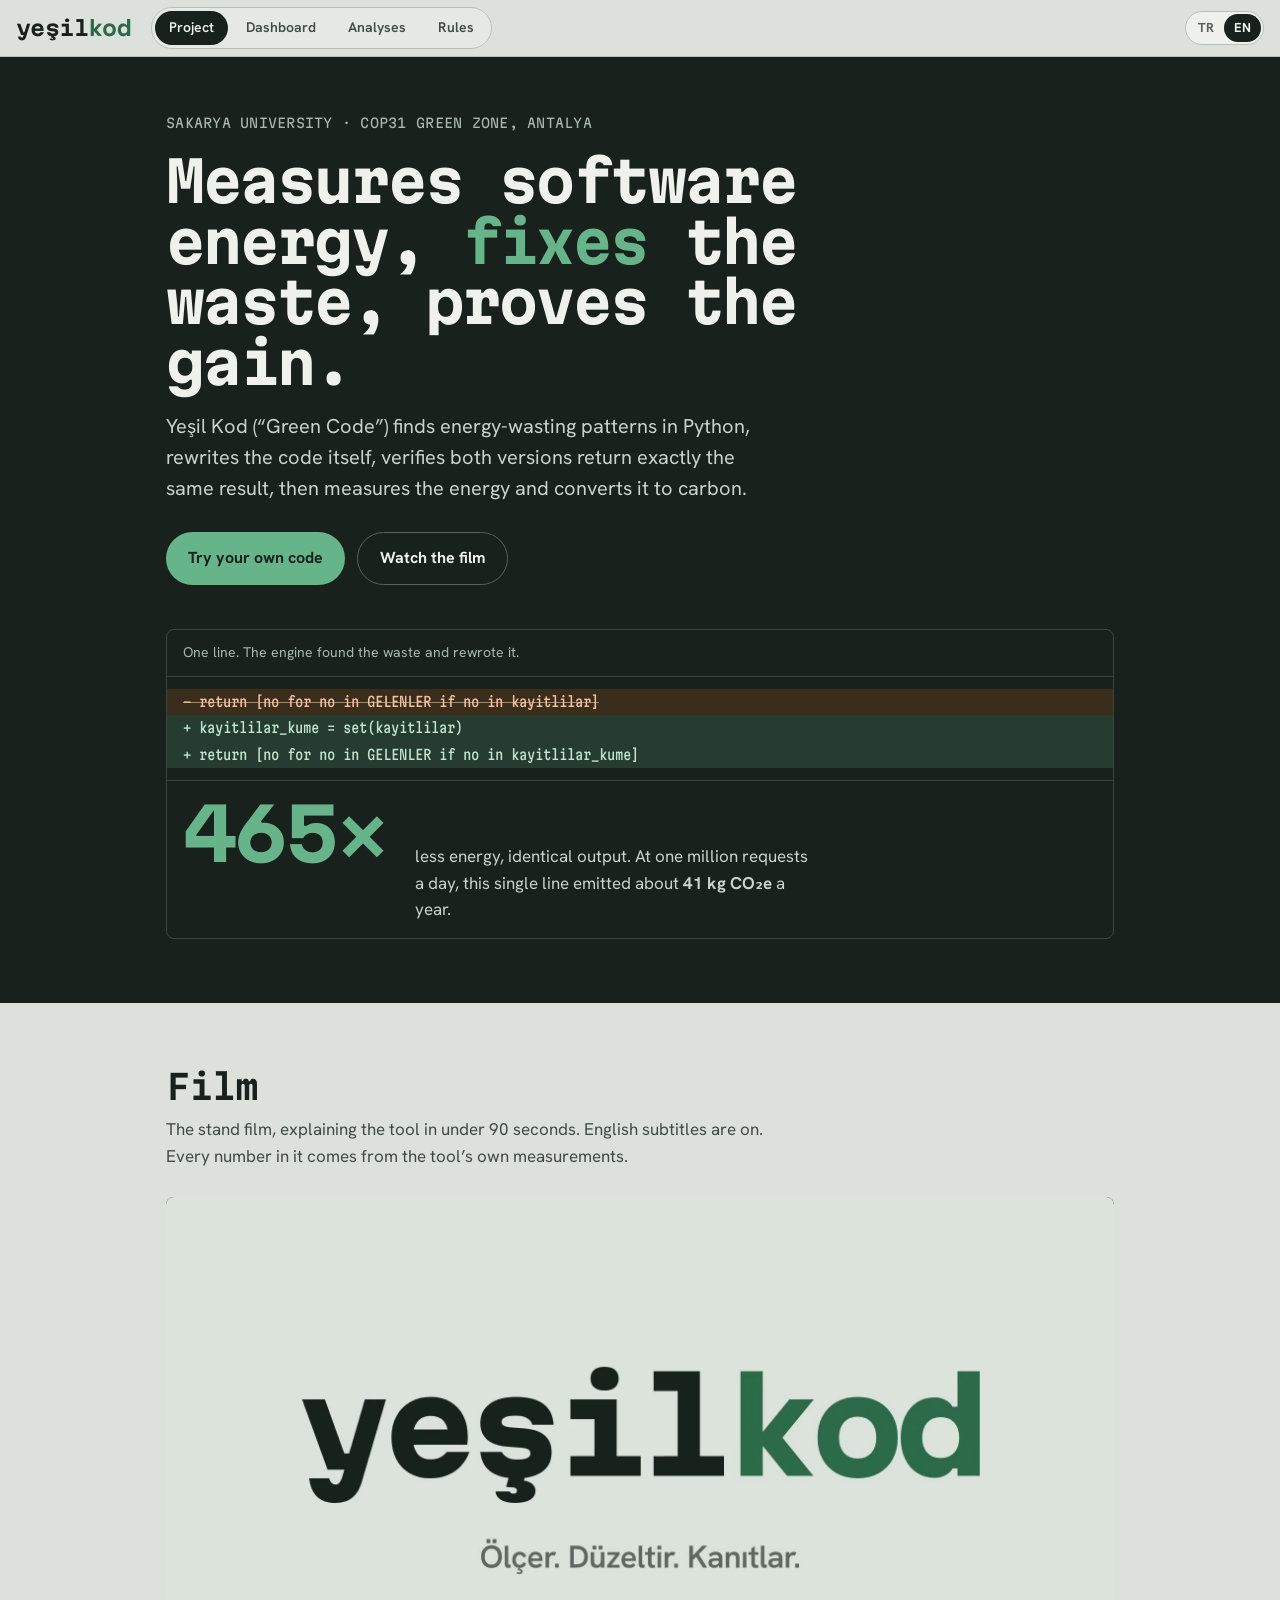
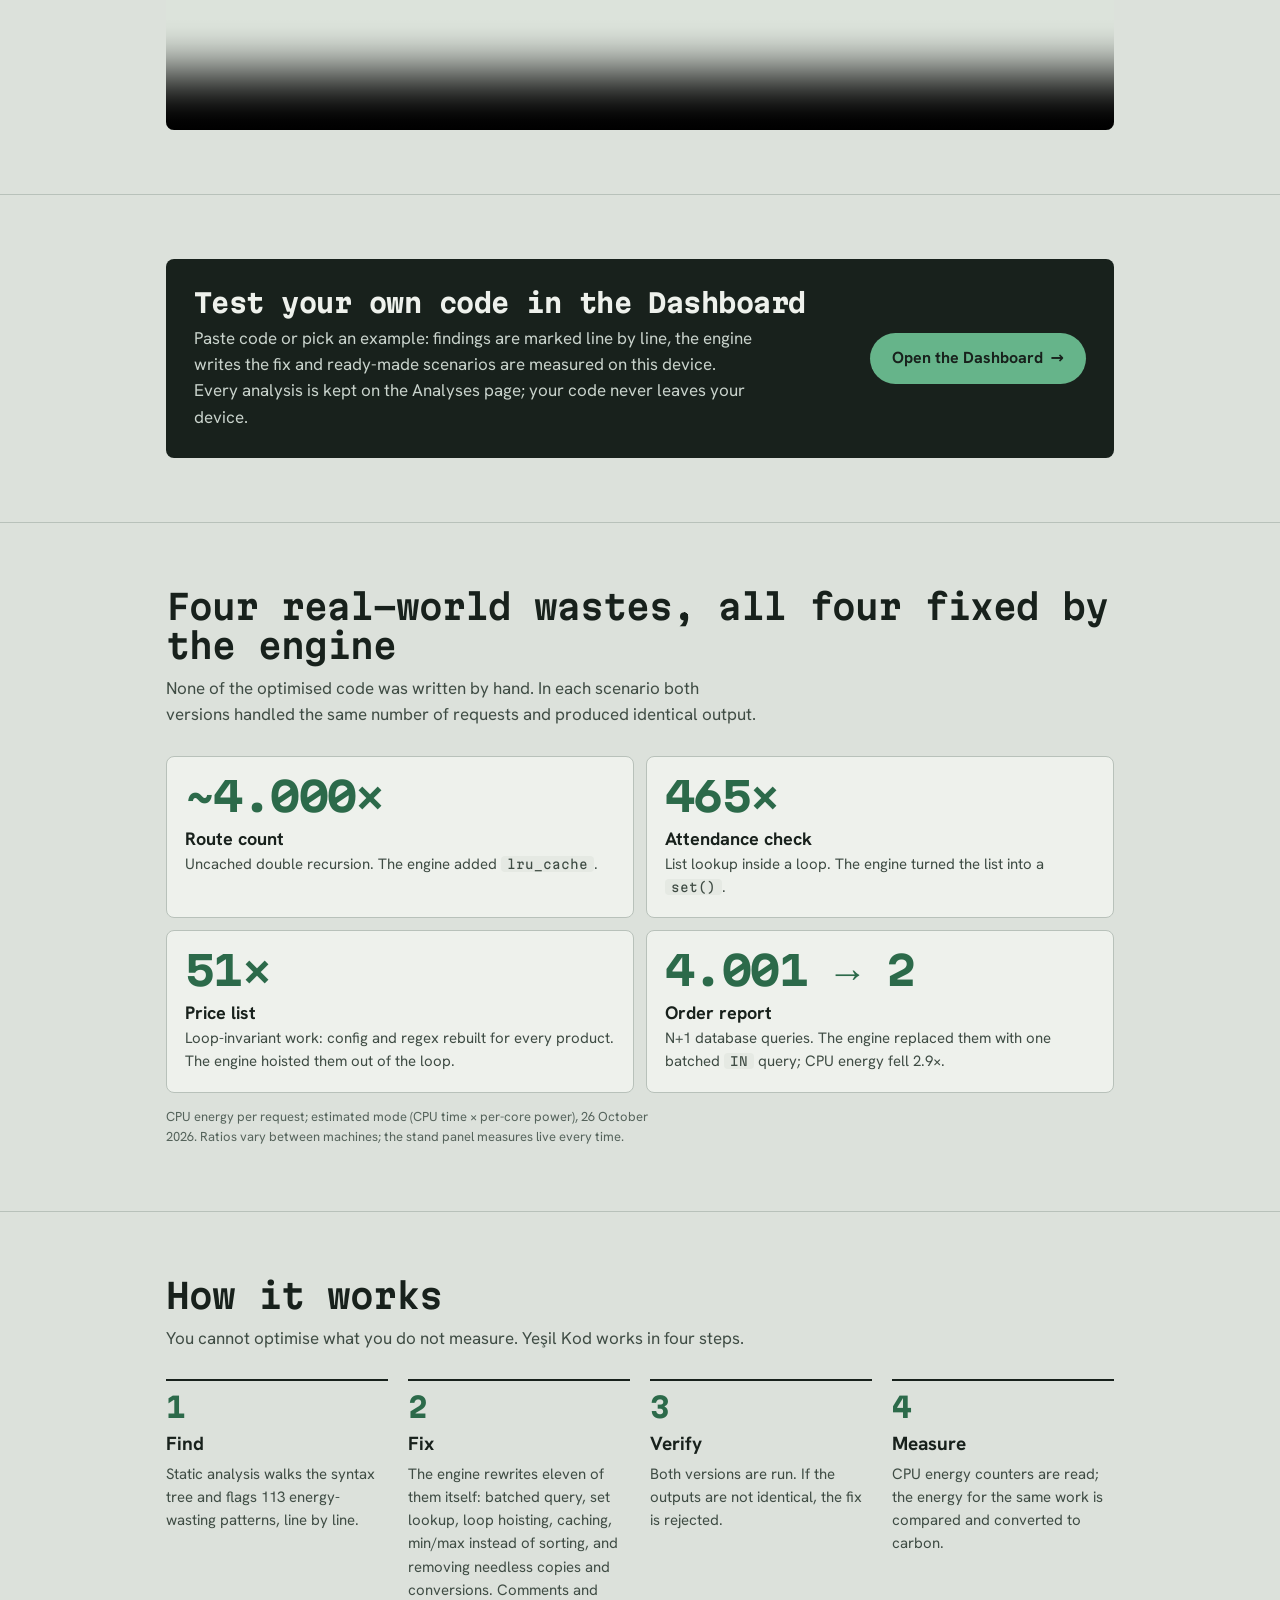
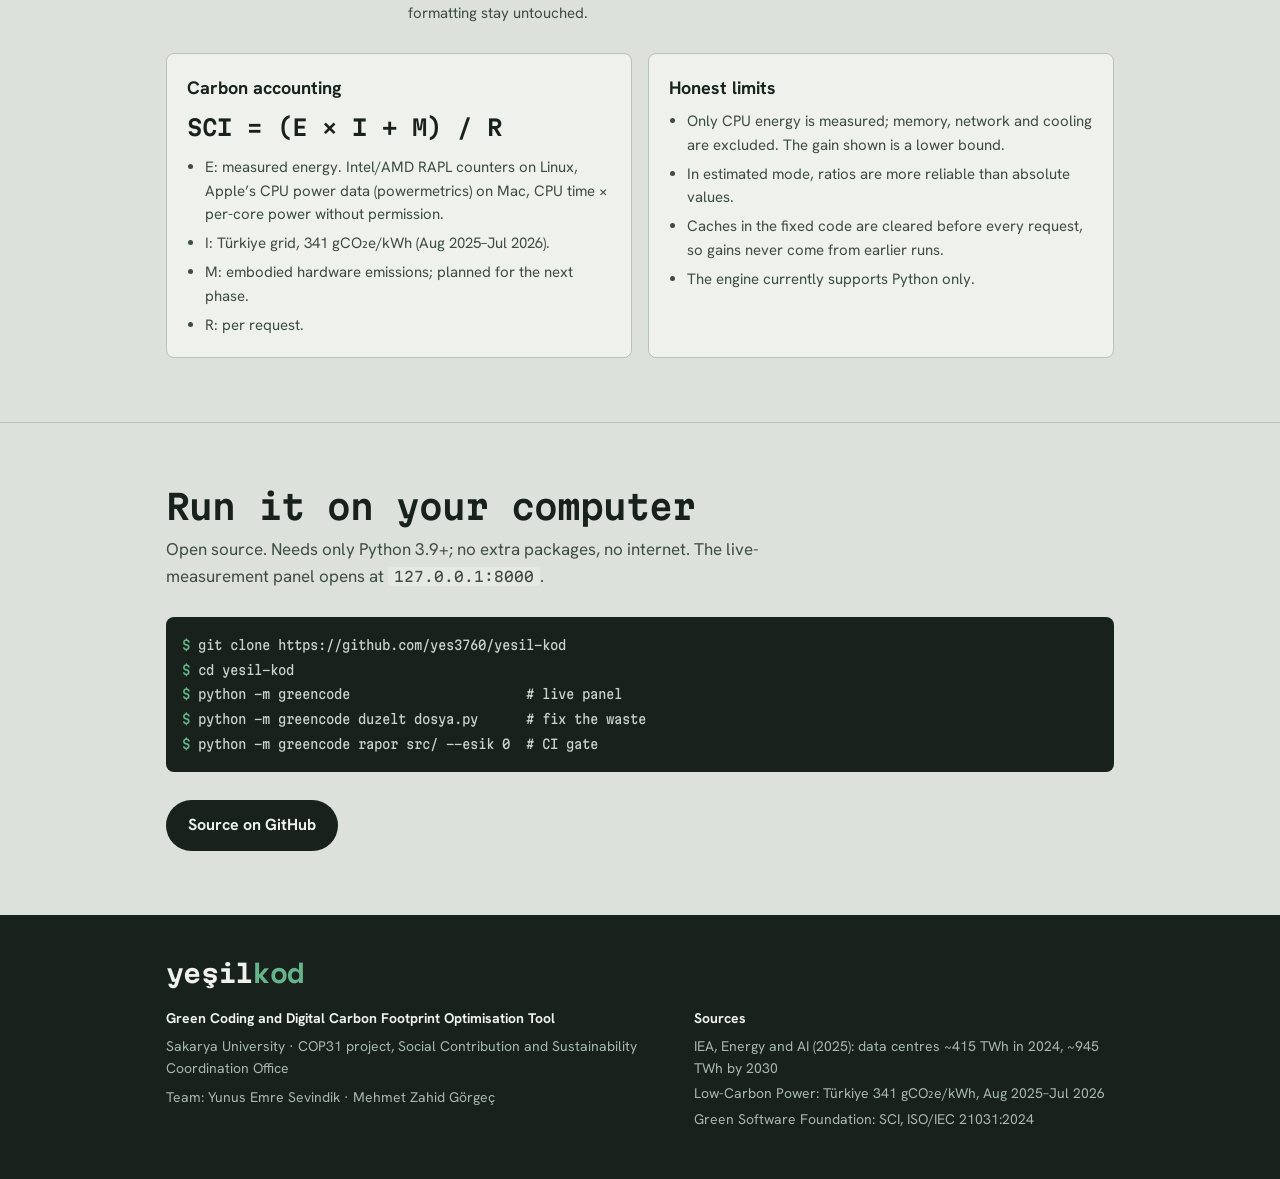
<file: docs/index.html>
<!doctype html>
<html lang="tr">
<head>
<meta charset="utf-8">
<meta name="viewport" content="width=device-width, initial-scale=1">
<title>Yeşil Kod · COP31</title>
<meta name="description" content="Yazılımın enerjisini ölçer, israfı otomatik düzeltir, kazancı kanıtlar. Sakarya Üniversitesi, COP31 Yeşil Bölge projesi.">
<meta property="og:title" content="Yeşil Kod · Dijital Karbon Ayak İzi Optimizasyon Aracı">
<meta property="og:description" content="Python kodundaki enerji israfını bulur, otomatik düzeltir, aynı sonucu verdiğini doğrular ve kazancı ölçer.">
<meta property="og:image" content="film-kapak.jpg">
<meta name="theme-color" content="#18211C">
<link rel="icon" href="data:image/svg+xml,%3Csvg xmlns='http://www.w3.org/2000/svg' viewBox='0 0 32 32'%3E%3Crect width='32' height='32' rx='6' fill='%2318211C'/%3E%3Cpath d='M9 22c0-8 6-13 14-13 0 8-5 14-13 14' fill='none' stroke='%2366B48A' stroke-width='3' stroke-linecap='round'/%3E%3C/svg%3E">
<link rel="stylesheet" href="site.css">
</head>
<body>
<header class="top">
  <div class="bar">
    <a class="word" href="#proje">yeşil<span>kod</span></a>
    <nav class="nav" aria-label="Bölümler">
      <a href="#proje" data-v="proje"><span lang="tr">Proje</span><span lang="en">Project</span></a>
      <a href="#dene" data-v="dene">Dashboard</a>
      <a href="#analizler" data-v="analizler"><span lang="tr">Analizler</span><span lang="en">Analyses</span><span class="count" id="navCount" hidden></span></a>
      <a href="#kurallar" data-v="kurallar"><span lang="tr">Kurallar</span><span lang="en">Rules</span></a>
    </nav>
    <div class="lang" role="group" aria-label="Dil / Language">
      <button data-l="tr" aria-pressed="true">TR</button><button data-l="en" aria-pressed="false">EN</button>
    </div>
  </div>
</header>
<div class="view" id="v-proje">
<div class="dark">
  <div class="wrap hero">
    <div class="kicker"><span lang="tr">Sakarya Üniversitesi · COP31 Yeşil Bölge, Antalya</span><span lang="en">Sakarya University · COP31 Green Zone, Antalya</span></div>
    <h1 lang="tr">Yazılımın enerjisini <em>ölçer</em>, israfı düzeltir, kazancı kanıtlar.</h1>
    <h1 lang="en">Measures software energy, <em>fixes</em> the waste, proves the gain.</h1>
    <p class="lead" lang="tr">Yeşil Kod, Python kodunda enerji israf eden kalıpları bulur, kodu kendisi yeniden yazar, iki sürümün birebir aynı sonucu verdiğini doğrular ve harcanan enerjiyi ölçüp karbona çevirir.</p>
    <p class="lead" lang="en">Yeşil Kod (“Green Code”) finds energy-wasting patterns in Python, rewrites the code itself, verifies both versions return exactly the same result, then measures the energy and converts it to carbon.</p>
    <div class="cta">
      <a class="btn" href="#dene"><span lang="tr">Kendi kodunu dene</span><span lang="en">Try your own code</span></a>
      <a class="btn line" href="#film"><span lang="tr">Tanıtım filmi</span><span lang="en">Watch the film</span></a>
    </div>

    <div class="line-story">
      <div class="cap"><span lang="tr">Tek satır. Motor israfı buldu ve satırı kendisi yeniden yazdı.</span><span lang="en">One line. The engine found the waste and rewrote it.</span></div>
      <pre><div class="del"><span>− return [no for no in GELENLER if no in kayitlilar]</span></div><div class="add">+ kayitlilar_kume = set(kayitlilar)</div><div class="add">+ return [no for no in GELENLER if no in kayitlilar_kume]</div></pre>
      <div class="res">
        <div class="big">465×</div>
        <p lang="tr">daha az enerji, birebir aynı sonuç. Günde 1 milyon istekte bu tek satır yılda yaklaşık <b>41 kg CO₂e</b> salıyordu.</p>
        <p lang="en">less energy, identical output. At one million requests a day, this single line emitted about <b>41 kg CO₂e</b> a year.</p>
      </div>
    </div>
  </div>
</div>

<main>
<section id="film">
  <div class="wrap">
    <h2><span lang="tr">Film</span><span lang="en">Film</span></h2>
    <p class="sub" lang="tr">Aracın ne yaptığını bir buçuk dakikada anlatan stant filmi. Filmdeki bütün sayılar aracın kendi ölçümlerinden gelir.</p>
    <p class="sub" lang="en">The stand film, explaining the tool in under 90 seconds. English subtitles are on. Every number in it comes from the tool’s own measurements.</p>
    <video id="vid" controls playsinline preload="metadata" poster="film-kapak.jpg"><source src="film.mp4" type="video/mp4"><track kind="subtitles" srclang="en" label="English" src="film-en.vtt"></video>
  </div>
</section>

<section id="panel-tanitim">
  <div class="wrap">
    <div class="band">
      <div>
        <h3><span lang="tr">Kendi kodunu Dashboard’da test et</span><span lang="en">Test your own code in the Dashboard</span></h3>
        <p lang="tr">Kodu yapıştır ya da bir örnek seç: bulgular satır satır işaretlenir, motor düzeltmeyi yazar, hazır senaryolar bu cihazda ölçülür. Her analiz Analizler sayfasında saklanır; kodun cihazından çıkmaz.</p>
        <p lang="en">Paste code or pick an example: findings are marked line by line, the engine writes the fix and ready-made scenarios are measured on this device. Every analysis is kept on the Analyses page; your code never leaves your device.</p>
      </div>
      <a class="btn" href="#dene"><span lang="tr">Dashboard’u aç</span><span lang="en">Open the Dashboard</span> →</a>
    </div>
  </div>
</section>
<section id="sonuclar">
  <div class="wrap">
    <h2><span lang="tr">Dört gerçek israf, dördünü de motor düzeltti</span><span lang="en">Four real-world wastes, all four fixed by the engine</span></h2>
    <p class="sub" lang="tr">Düzeltilmiş kod elle yazılmadı. Her senaryoda iki sürüm aynı sayıda isteği işledi; çıktılar birebir aynıydı.</p>
    <p class="sub" lang="en">None of the optimised code was written by hand. In each scenario both versions handled the same number of requests and produced identical output.</p>
    <div class="results">
      <div class="res-card"><div class="x">~4.000×</div><h3><span lang="tr">Rota sayısı</span><span lang="en">Route count</span></h3><p lang="tr">Önbelleksiz çift özyineleme. Motor <code>lru_cache</code> ekledi.</p><p lang="en">Uncached double recursion. The engine added <code>lru_cache</code>.</p></div>
      <div class="res-card"><div class="x">465×</div><h3><span lang="tr">Yoklama kontrolü</span><span lang="en">Attendance check</span></h3><p lang="tr">Döngüde listede arama. Motor listeyi <code>set()</code> ile kümeye çevirdi.</p><p lang="en">List lookup inside a loop. The engine turned the list into a <code>set()</code>.</p></div>
      <div class="res-card"><div class="x">51×</div><h3><span lang="tr">Fiyat listesi</span><span lang="en">Price list</span></h3><p lang="tr">Döngüde değişmeyen iş: ayar ve desen her üründe yeniden hazırlanıyordu. Motor döngü dışına taşıdı.</p><p lang="en">Loop-invariant work: config and regex rebuilt for every product. The engine hoisted them out of the loop.</p></div>
      <div class="res-card"><div class="x">4.001 → 2</div><h3><span lang="tr">Sipariş raporu</span><span lang="en">Order report</span></h3><p lang="tr">N+1 veritabanı sorgusu. Motor tek bir toplu <code>IN</code> sorgusuna çevirdi; işlemci enerjisi 2,9 kat düştü.</p><p lang="en">N+1 database queries. The engine replaced them with one batched <code>IN</code> query; CPU energy fell 2.9×.</p></div>
    </div>
    <p class="fine" lang="tr">İstek başına işlemci enerjisi; tahmini ölçüm modu (işlemci süresi × çekirdek gücü), 26 Ekim 2026. Oranlar bilgisayardan bilgisayara değişir; standdaki panel her seferinde canlı ölçer.</p>
    <p class="fine" lang="en">CPU energy per request; estimated mode (CPU time × per-core power), 26 October 2026. Ratios vary between machines; the stand panel measures live every time.</p>
  </div>
</section>

<section id="nasil">
  <div class="wrap">
    <h2><span lang="tr">Nasıl çalışıyor</span><span lang="en">How it works</span></h2>
    <p class="sub" lang="tr">Ölçülmeyen şey optimize edilemez. Yeşil Kod dört adımda çalışır.</p>
    <p class="sub" lang="en">You cannot optimise what you do not measure. Yeşil Kod works in four steps.</p>
    <div class="steps">
      <div class="step"><div class="n">1</div><h3><span lang="tr">Bul</span><span lang="en">Find</span></h3><p lang="tr">Statik analiz kodun sözdizimi ağacını tarar, enerji israf eden 113 kalıbı satır satır işaretler.</p><p lang="en">Static analysis walks the syntax tree and flags 113 energy-wasting patterns, line by line.</p></div>
      <div class="step"><div class="n">2</div><h3><span lang="tr">Düzelt</span><span lang="en">Fix</span></h3><p lang="tr">Motor on bir kalıbı kendisi yeniden yazar: toplu sorgu, kümeyle arama, döngü dışına taşıma, önbellek, sıralama yerine min/max, gereksiz kopya ve dönüşümleri kaldırma. Yorumlara ve biçime dokunmaz.</p><p lang="en">The engine rewrites eleven of them itself: batched query, set lookup, loop hoisting, caching, min/max instead of sorting, and removing needless copies and conversions. Comments and formatting stay untouched.</p></div>
      <div class="step"><div class="n">3</div><h3><span lang="tr">Doğrula</span><span lang="en">Verify</span></h3><p lang="tr">İki sürüm de çalıştırılır. Çıktılar birebir aynı değilse düzeltme reddedilir.</p><p lang="en">Both versions are run. If the outputs are not identical, the fix is rejected.</p></div>
      <div class="step"><div class="n">4</div><h3><span lang="tr">Ölç</span><span lang="en">Measure</span></h3><p lang="tr">İşlemcinin enerji sayaçları okunur; aynı iş için harcanan enerji karşılaştırılır ve karbona çevrilir.</p><p lang="en">CPU energy counters are read; the energy for the same work is compared and converted to carbon.</p></div>
    </div>
    <div class="cols">
      <div class="box">
        <h3><span lang="tr">Karbon hesabı</span><span lang="en">Carbon accounting</span></h3>
        <div class="eq">SCI = (E × I + M) / R</div>
        <ul lang="tr">
          <li>E: ölçülen enerji. Linux’ta Intel/AMD RAPL sayaçları, Mac’te Apple’ın işlemci güç verisi (powermetrics), izin yoksa işlemci süresi × çekirdek gücü.</li>
          <li>I: Türkiye şebekesi, 341 gCO₂e/kWh (Ağustos 2025–Temmuz 2026).</li>
          <li>M: donanımın gömülü emisyonu; sonraki aşamada eklenecek.</li>
          <li>R: istek başına.</li>
        </ul>
        <ul lang="en">
          <li>E: measured energy. Intel/AMD RAPL counters on Linux, Apple’s CPU power data (powermetrics) on Mac, CPU time × per-core power without permission.</li>
          <li>I: Türkiye grid, 341 gCO₂e/kWh (Aug 2025–Jul 2026).</li>
          <li>M: embodied hardware emissions; planned for the next phase.</li>
          <li>R: per request.</li>
        </ul>
      </div>
      <div class="box">
        <h3><span lang="tr">Dürüst sınırlar</span><span lang="en">Honest limits</span></h3>
        <ul lang="tr">
          <li>Yalnızca işlemci enerjisi ölçülür; bellek, ağ ve soğutma dahil değildir. Gösterilen kazanç alt sınırdır.</li>
          <li>Tahmini modda mutlak değerlerden çok oranlar güvenilirdir.</li>
          <li>Düzeltilmiş koddaki önbellekler her istekten önce temizlenir; kazanç önceki ölçümden kalmaz.</li>
          <li>Motor şimdilik Python içindir.</li>
        </ul>
        <ul lang="en">
          <li>Only CPU energy is measured; memory, network and cooling are excluded. The gain shown is a lower bound.</li>
          <li>In estimated mode, ratios are more reliable than absolute values.</li>
          <li>Caches in the fixed code are cleared before every request, so gains never come from earlier runs.</li>
          <li>The engine currently supports Python only.</li>
        </ul>
      </div>
    </div>
  </div>
</section>

<section id="calistir">
  <div class="wrap">
    <h2><span lang="tr">Kendi bilgisayarında çalıştır</span><span lang="en">Run it on your computer</span></h2>
    <p class="sub" lang="tr">Açık kaynak. Yalnızca Python 3.9 veya üstü gerekir; ek paket ve internet gerekmez. Canlı enerji ölçümlü panel <code>127.0.0.1:8000</code> adresinde açılır.</p>
    <p class="sub" lang="en">Open source. Needs only Python 3.9+; no extra packages, no internet. The live-measurement panel opens at <code>127.0.0.1:8000</code>.</p>
    <div class="term"><b>$</b> git clone https://github.com/yes3760/yesil-kod
<b>$</b> cd yesil-kod
<b>$</b> python -m greencode                      <span lang="tr"># canlı panel</span><span lang="en"># live panel</span>
<b>$</b> python -m greencode duzelt dosya.py      <span lang="tr"># israfı düzelt</span><span lang="en"># fix the waste</span>
<b>$</b> python -m greencode rapor src/ --esik 0  <span lang="tr"># CI kontrolü</span><span lang="en"># CI gate</span></div>
    <div class="cta"><a class="btn inkb" id="repoLink" href="https://github.com/yes3760/yesil-kod"><span lang="tr">GitHub’da kaynak kod</span><span lang="en">Source on GitHub</span></a></div>
  </div>
</section>
</main>
</div>
<div class="view" id="v-dene" hidden>
  <div class="app">
    <div class="ahead">
      <div>
        <h1>Dashboard</h1>
        <p lang="tr">Python kodunu yapıştır, dosya aç ya da bir örnek seç. Analiz bu cihazda çalışır; kod hiçbir yere gönderilmez ve çalıştırılmaz.</p>
        <p lang="en">Paste Python, open a file or pick an example. The analysis runs on this device; your code is never uploaded or executed.</p>
      </div>
      <span class="engine" id="engine"><i></i><span id="engineTxt"></span></span>
    </div>
    <div class="tbar">
      <div class="chips" id="chips"></div>
      <span class="sp"></span>
      <label class="tbtn" for="file"><span lang="tr">Dosya aç</span><span lang="en">Open file</span></label>
      <input type="file" id="file" accept=".py,text/x-python,text/plain" hidden>
      <button class="tbtn" id="clear"><span lang="tr">Temizle</span><span lang="en">Clear</span></button>
      <button class="go" id="an"><span id="anTxt"></span><kbd id="anKey">⌘↵</kbd></button>
    </div>
    <div class="dash">
      <div class="card editor">
        <div class="ed">
          <div class="gut" id="gut"><div>1</div></div>
          <div class="area">
            <div class="hl" id="hl"></div>
            <textarea id="code" spellcheck="false" autocapitalize="off" autocomplete="off" wrap="off" aria-label="Python kodu"></textarea>
          </div>
        </div>
        <div class="sbar"><span id="lines"></span><span>Python</span><span class="sp"></span><span class="ok" id="privacy"></span></div>
      </div>
      <div>
        <div class="kpis">
          <div class="kpi score" title=""><div class="ring" id="ring"></div><div><b id="kScore">—</b><span lang="tr">yeşil skor</span><span lang="en">green score</span></div></div>
          <div class="kpi"><b id="kFind">—</b><span lang="tr">bulgu</span><span lang="en">findings</span></div>
          <div class="kpi"><b id="kHigh">—</b><span lang="tr">yüksek önemli</span><span lang="en">high severity</span></div>
          <div class="kpi"><b id="kFix">—</b><span lang="tr">otomatik düzeltme</span><span lang="en">automatic fixes</span></div>
        </div>
        <div class="card rt">
          <div class="rtabs" role="tablist">
            <button role="tab" data-t="bulgular" aria-selected="true"><span lang="tr">Bulgular</span><span lang="en">Findings</span><span class="n" id="nFind" hidden></span></button>
            <button role="tab" data-t="duzeltme" aria-selected="false"><span lang="tr">Düzeltme</span><span lang="en">Fix</span><span class="n" id="nFix" hidden></span></button>
            <button role="tab" data-t="olcum" aria-selected="false"><span lang="tr">Ölçüm</span><span lang="en">Measure</span></button>
          </div>
          <div class="tp" id="t-bulgular" role="tabpanel"></div>
          <div class="tp" id="t-duzeltme" role="tabpanel" hidden></div>
          <div class="tp" id="t-olcum" role="tabpanel" hidden></div>
        </div>
      </div>
    </div>
  </div>
</div>
<div class="view" id="v-analizler" hidden>
  <div class="app">
    <div class="ahead">
      <div>
        <h1><span lang="tr">Analizler</span><span lang="en">Analyses</span></h1>
        <p lang="tr">Bu cihazda yaptığın bütün analizler ve ölçümler. Yalnızca bu tarayıcıda saklanır; hiçbir sunucuya gönderilmez.</p>
        <p lang="en">Every analysis and measurement made on this device. Stored only in this browser; never sent to a server.</p>
      </div>
      <div class="row" style="margin:0">
        <button class="tbtn" id="expJson">JSON</button>
        <button class="tbtn" id="expCsv">CSV</button>
        <button class="tbtn danger" id="clearAll"><span lang="tr">Tümünü sil</span><span lang="en">Delete all</span></button>
      </div>
    </div>
    <div class="kpis">
      <div class="kpi"><b id="sCount">0</b><span lang="tr">analiz</span><span lang="en">analyses</span></div>
      <div class="kpi"><b id="sFind">0</b><span lang="tr">bulunan israf</span><span lang="en">wastes found</span></div>
      <div class="kpi"><b id="sFix">0</b><span lang="tr">otomatik düzeltme</span><span lang="en">automatic fixes</span></div>
      <div class="kpi"><b id="sMeas">—</b><span lang="tr">ölçümlerde ortanca kazanç</span><span lang="en">median measured gain</span></div>
    </div>
    <div class="grid2">
      <div class="card ch">
        <h3><span lang="tr">En sık israf kalıpları</span><span lang="en">Most frequent waste patterns</span></h3>
        <div class="cap" lang="tr">Bütün analizlerde kaç kez bulundu</div><div class="cap" lang="en">Times found across all analyses</div>
        <div id="chRules"></div>
      </div>
      <div class="card ch">
        <h3><span lang="tr">Ölçümler</span><span lang="en">Measurements</span></h3>
        <div class="cap" lang="tr">İşlemci süresinde kaç kat azalma; logaritmik ölçek</div><div class="cap" lang="en">Reduction in CPU time; logarithmic scale</div>
        <div id="chMeas"></div>
      </div>
    </div>
    <div class="card hist">
      <div class="filters">
        <input type="search" id="q" aria-label="Ara">
        <select id="fRule" aria-label="Kural"></select>
      </div>
      <div id="histBody"></div>
    </div>
  </div>
</div>
<div class="view" id="v-kurallar" hidden>
  <div class="app">
    <div id="ruleList">
      <div class="ahead">
        <div>
          <h1><span lang="tr">Kurallar</span><span lang="en">Rules</span></h1>
          <p lang="tr">Yeşil Kod’un aradığı 113 enerji israfı kalıbı, dokuz grupta. Her kuralın kötü ve iyi örneği aynı girdiyle çalıştırılıp karşılaştırıldı ve ölçüldü; bir kartı açınca nedenini, ne zaman sorun olmadığını ve ölçüm sonucunu görürsün. Çoğunu kendi cihazında da ölçebilirsin.</p>
          <p lang="en">The 113 energy-waste patterns Yeşil Kod looks for, in nine groups. Every rule’s bad and good example was run on the same input, compared and measured; open a card to see why it wastes energy, when it is fine, and the measured result. You can measure most of them on your own device too.</p>
          <p class="rmeta" id="ruleMeta"></p>
        </div>
      </div>
      <div class="filters card" style="border-radius:var(--r);margin-bottom:12px;border-bottom:1px solid var(--rule)">
        <input type="search" id="ruleQ" aria-label="Kural ara">
        <select id="ruleSort" aria-label="Sırala"></select>
        <span id="ruleCount" style="font-size:13px;color:var(--ink3)"></span>
      </div>
      <div class="chips" id="ruleCats" style="margin-bottom:14px"></div>
      <div class="rules" id="rules"></div>
    </div>
    <article class="rd" id="ruleDetail" hidden></article>
  </div>
</div>
<footer>
  <div class="wrap">
    <div class="word">yeşil<span style="color:var(--leaf)">kod</span></div>
    <div class="grid">
      <div>
        <h4 lang="tr">Yeşil Kodlama ve Dijital Karbon Ayak İzi Optimizasyon Aracı</h4>
        <h4 lang="en">Green Coding and Digital Carbon Footprint Optimisation Tool</h4>
        <p lang="tr">Sakarya Üniversitesi · Toplumsal Katkı ve Sürdürülebilirlik Koordinatörlüğü COP31 projesi</p>
        <p lang="en">Sakarya University · COP31 project, Social Contribution and Sustainability Coordination Office</p>
        <p style="margin-top:8px"><span lang="tr">Proje ekibi</span><span lang="en">Team</span>: <span id="team">Yunus Emre Sevindik · Mehmet Zahid Görgeç</span></p>
      </div>
      <div>
        <h4><span lang="tr">Kaynaklar</span><span lang="en">Sources</span></h4>
        <ul>
          <li>IEA, Energy and AI (2025): <span lang="tr">veri merkezleri 2024’te ~415 TWh, 2030’da ~945 TWh</span><span lang="en">data centres ~415 TWh in 2024, ~945 TWh by 2030</span></li>
          <li>Low-Carbon Power: <span lang="tr">Türkiye 341 gCO₂e/kWh, Ağu 2025–Tem 2026</span><span lang="en">Türkiye 341 gCO₂e/kWh, Aug 2025–Jul 2026</span></li>
          <li>Green Software Foundation: SCI, ISO/IEC 21031:2024</li>
        </ul>
      </div>
    </div>
  </div>
</footer>

<div class="tip" id="tip" hidden></div>
<script src="site.js"></script>
</body>
</html>
</file>
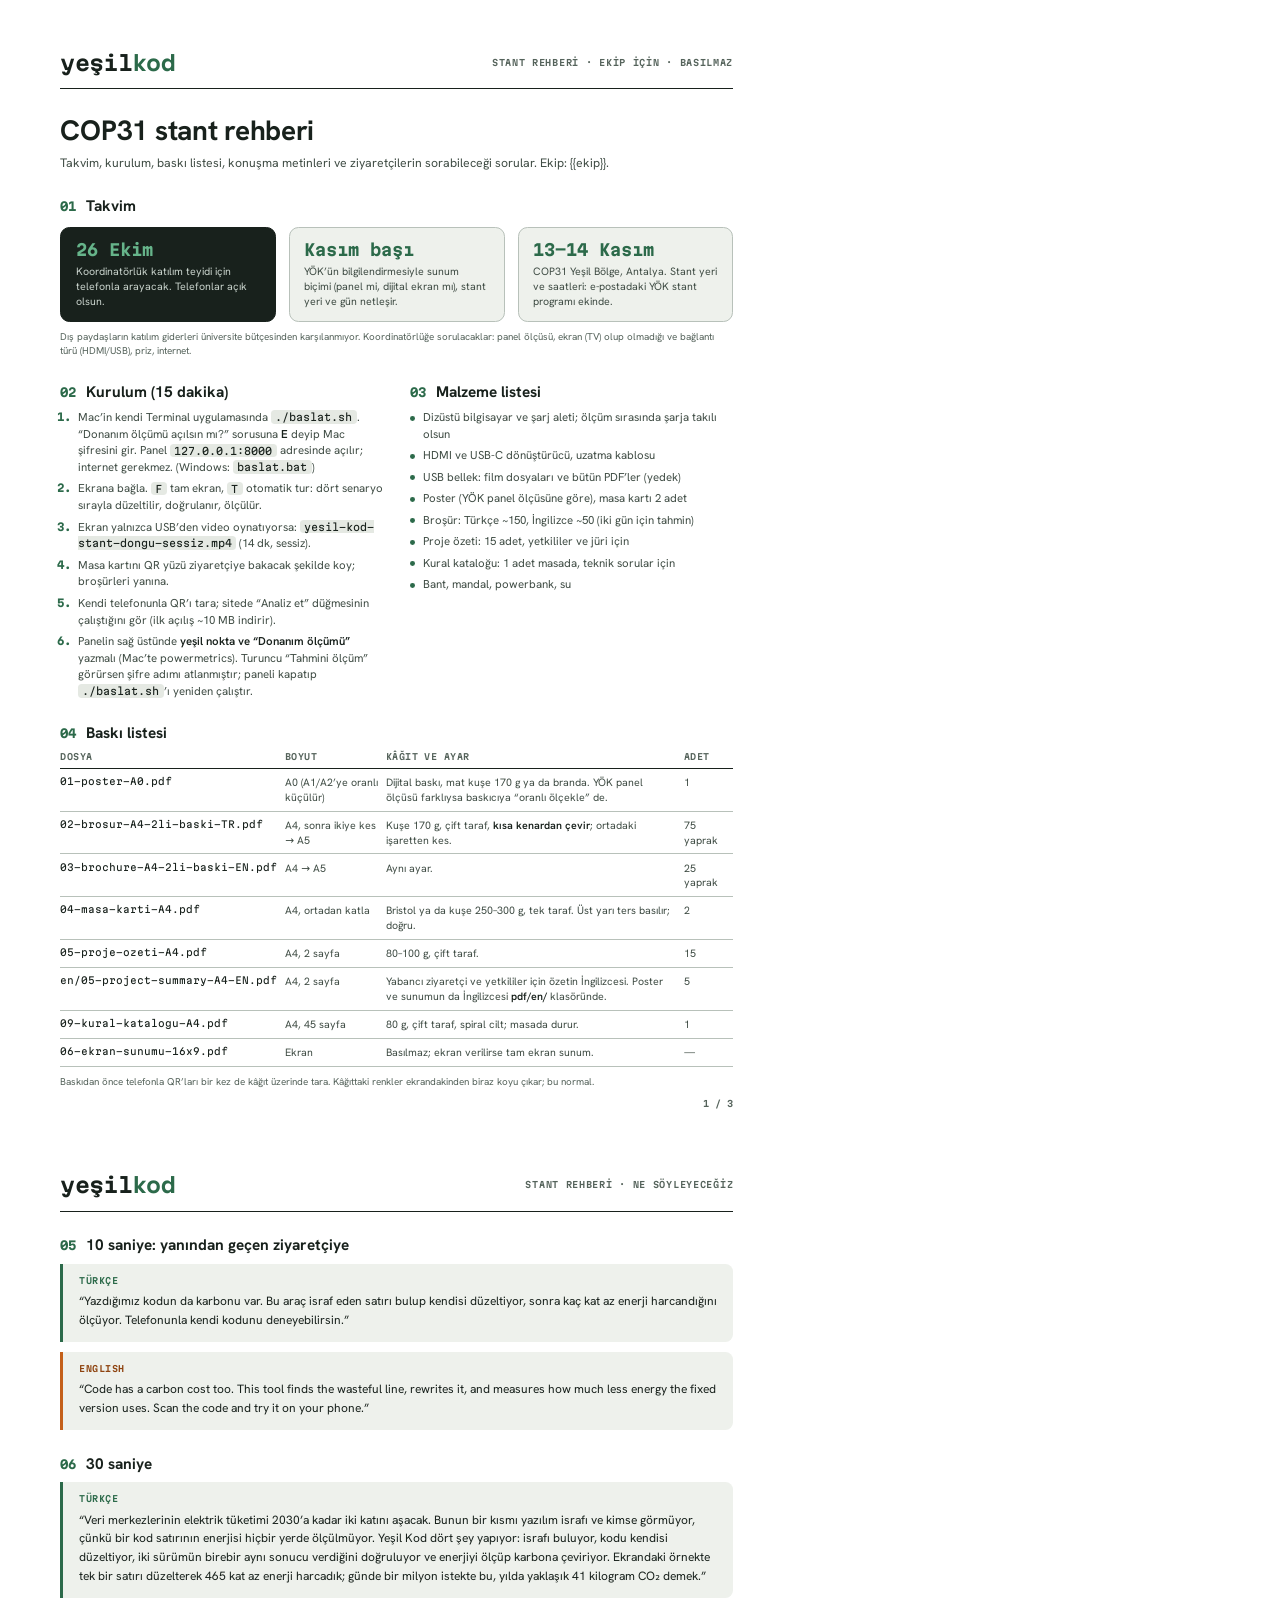
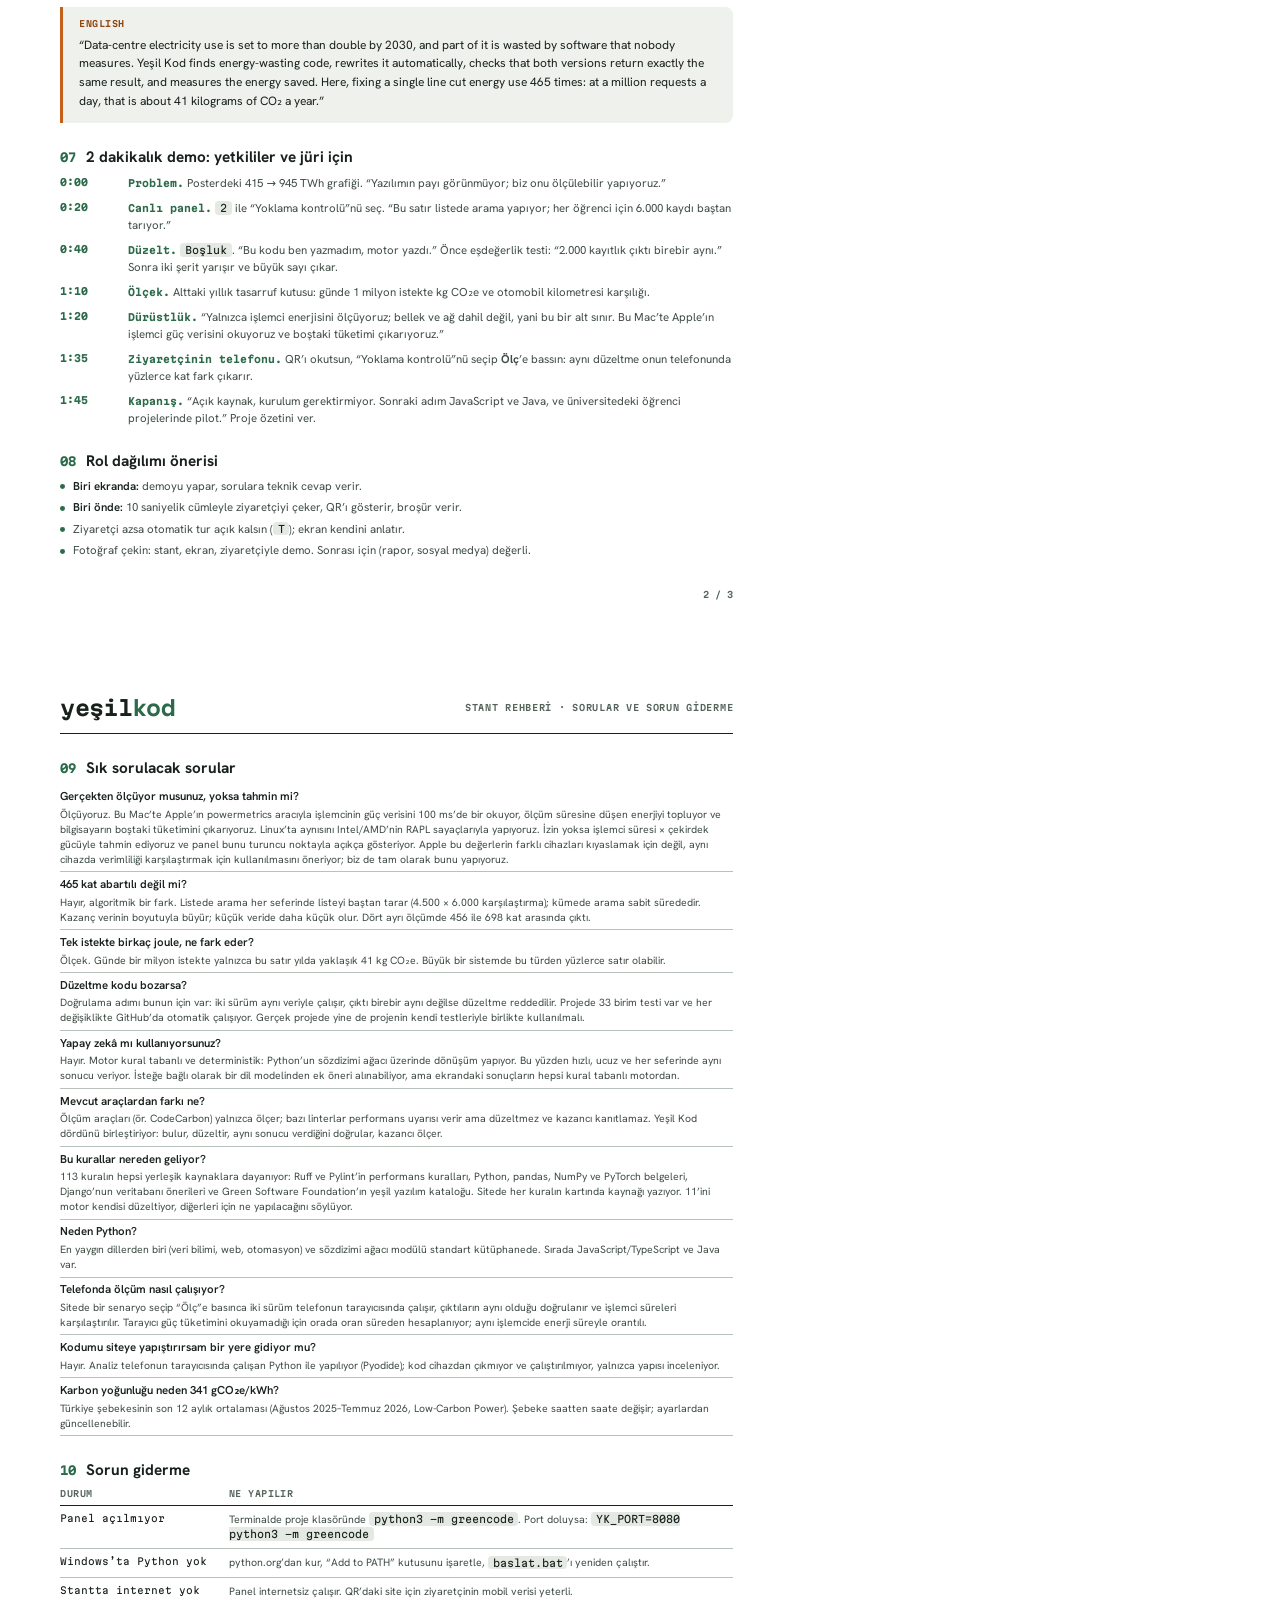
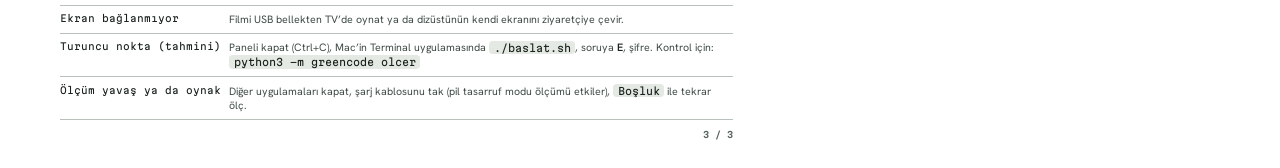
<file: stant/kaynak/stant-rehberi.html>
<!doctype html>
<html lang="tr">
<head>
<meta charset="utf-8">
<title>Yeşil Kod · Stant rehberi</title>
<link rel="stylesheet" href="/stant/kaynak/ortak.css">
<style>
@page{size:210mm 297mm;margin:0}
.page{width:210mm;height:297mm;background:#fff;padding:14mm 16mm 12mm;display:flex;flex-direction:column}
.bar{display:flex;justify-content:space-between;align-items:center;padding-bottom:4mm;border-bottom:.35mm solid var(--ink)}
.bar .word{font-size:15pt}
.bar > span{font:600 6.6pt/1 var(--mono);letter-spacing:.08em;color:var(--ink3)}
h1{font:700 21pt/1.12 var(--sans);letter-spacing:-.01em;margin-top:7mm}
.lead{font:400 9.2pt/1.5 var(--sans);color:var(--ink2);margin-top:2mm;max-width:165mm}
h2{font:700 11.5pt/1.2 var(--sans);margin-top:6.5mm;display:flex;gap:2.5mm;align-items:baseline}
h2 i{font:700 9pt/1 var(--mono);font-style:normal;color:var(--moss)}
p.t{font:400 8.8pt/1.5 var(--sans);color:var(--ink2);margin-top:1.8mm}
p.t b, li b, td b{color:var(--ink);font-weight:600}
.two{display:grid;grid-template-columns:1fr 1fr;gap:7mm}
ul.l, ol.l{margin-top:2mm;display:flex;flex-direction:column;gap:1.3mm;font:400 8.6pt/1.45 var(--sans);color:var(--ink2)}
ul.l{list-style:none}
ul.l li{padding-left:3.4mm;position:relative}
ul.l li::before{content:"";position:absolute;left:0;top:1.75mm;width:1.3mm;height:1.3mm;border-radius:50%;background:var(--moss)}
ol.l{padding-left:4.6mm}
ol.l li::marker{font:700 8pt var(--mono);color:var(--moss)}
code,kbd{font-family:var(--mono);font-size:7.6pt;background:var(--well);padding:.2mm 1.2mm;border-radius:1mm;color:var(--ink)}
.dates{display:grid;grid-template-columns:repeat(3,1fr);gap:3.5mm;margin-top:3mm}
.date{background:var(--paper);border:.25mm solid var(--rule);border-radius:2.5mm;padding:3.4mm 3.8mm}
.date.hot{background:var(--ink);border-color:var(--ink);color:var(--paper)}
.date b{display:block;font:700 12pt/1.1 var(--mono);color:var(--moss)}
.date.hot b{color:var(--leaf)}
.date span{display:block;font:400 8pt/1.4 var(--sans);color:var(--ink2);margin-top:1.4mm}
.date.hot span{color:var(--mist2)}
table{width:100%;border-collapse:collapse;margin-top:2.5mm;font:400 8pt/1.35 var(--sans)}
th{text-align:left;font:600 6.5pt/1.2 var(--mono);letter-spacing:.05em;color:var(--ink3);padding:0 2mm 1.5mm 0;border-bottom:.35mm solid var(--ink)}
td{padding:1.7mm 2mm 1.7mm 0;border-bottom:.2mm solid var(--rule);vertical-align:top;color:var(--ink2)}
td:first-child{font-family:var(--mono);font-size:7.2pt;color:var(--ink);white-space:nowrap}
.say{background:var(--paper);border-left:1mm solid var(--moss);border-radius:0 2mm 2mm 0;padding:3.4mm 4.2mm;margin-top:2.5mm;font:400 9pt/1.55 var(--sans);color:var(--ink)}
.say small{display:block;font:600 6.5pt/1 var(--mono);letter-spacing:.06em;color:var(--moss);margin-bottom:1.8mm}
.say.en{border-left-color:var(--amber)}
.say.en small{color:var(--amber-ink)}
.demo{counter-reset:d;margin-top:2.5mm;display:flex;flex-direction:column;gap:2mm}
.demo div{display:grid;grid-template-columns:15mm 1fr;gap:3mm;font:400 8.6pt/1.5 var(--sans);color:var(--ink2)}
.demo div b:first-child{font:700 7.4pt/1.5 var(--mono);color:var(--moss)}
.qa{margin-top:2mm;display:flex;flex-direction:column}
.qa div{padding:1.25mm 0;border-bottom:.2mm solid var(--rule)}
.qa b{display:block;font:600 8.6pt/1.3 var(--sans);color:var(--ink)}
.qa span{display:block;font:400 7.9pt/1.42 var(--sans);color:var(--ink2);margin-top:.7mm}
.pn{margin-top:auto;font:600 6.6pt/1 var(--mono);color:var(--ink3);text-align:right;padding-top:3mm}
.note{font:400 7.4pt/1.45 var(--sans);color:var(--ink3);margin-top:2mm}
</style>
</head>
<body>

<!-- 1: takvim, kurulum, malzeme -->
<div class="page">
  <div class="bar"><div class="word">yeşil<span>kod</span></div><span>STANT REHBERİ · EKİP İÇİN · BASILMAZ</span></div>
  <h1>COP31 stant rehberi</h1>
  <p class="lead">Takvim, kurulum, baskı listesi, konuşma metinleri ve ziyaretçilerin sorabileceği sorular. Ekip: {{ekip}}.</p>

  <h2><i>01</i>Takvim</h2>
  <div class="dates">
    <div class="date hot"><b>26 Ekim</b><span>Koordinatörlük katılım teyidi için telefonla arayacak. Telefonlar açık olsun.</span></div>
    <div class="date"><b>Kasım başı</b><span>YÖK’ün bilgilendirmesiyle sunum biçimi (panel mi, dijital ekran mı), stant yeri ve gün netleşir.</span></div>
    <div class="date"><b>13–14 Kasım</b><span>COP31 Yeşil Bölge, Antalya. Stant yeri ve saatleri: e-postadaki YÖK stant programı ekinde.</span></div>
  </div>
  <p class="note">Dış paydaşların katılım giderleri üniversite bütçesinden karşılanmıyor. Koordinatörlüğe sorulacaklar: panel ölçüsü, ekran (TV) olup olmadığı ve bağlantı türü (HDMI/USB), priz, internet.</p>

  <div class="two">
    <div>
      <h2><i>02</i>Kurulum (15 dakika)</h2>
      <ol class="l">
        <li>Mac’in kendi Terminal uygulamasında <code>./baslat.sh</code>. “Donanım ölçümü açılsın mı?” sorusuna <b>E</b> deyip Mac şifresini gir. Panel <code>127.0.0.1:8000</code> adresinde açılır; internet gerekmez. (Windows: <code>baslat.bat</code>)</li>
        <li>Ekrana bağla. <kbd>F</kbd> tam ekran, <kbd>T</kbd> otomatik tur: dört senaryo sırayla düzeltilir, doğrulanır, ölçülür.</li>
        <li>Ekran yalnızca USB’den video oynatıyorsa: <code>yesil-kod-stant-dongu-sessiz.mp4</code> (14 dk, sessiz).</li>
        <li>Masa kartını QR yüzü ziyaretçiye bakacak şekilde koy; broşürleri yanına.</li>
        <li>Kendi telefonunla QR’ı tara; sitede “Analiz et” düğmesinin çalıştığını gör (ilk açılış ~10 MB indirir).</li>
        <li>Panelin sağ üstünde <b>yeşil nokta ve “Donanım ölçümü”</b> yazmalı (Mac’te powermetrics). Turuncu “Tahmini ölçüm” görürsen şifre adımı atlanmıştır; paneli kapatıp <code>./baslat.sh</code>’ı yeniden çalıştır.</li>
      </ol>
    </div>
    <div>
      <h2><i>03</i>Malzeme listesi</h2>
      <ul class="l">
        <li>Dizüstü bilgisayar ve şarj aleti; ölçüm sırasında şarja takılı olsun</li>
        <li>HDMI ve USB-C dönüştürücü, uzatma kablosu</li>
        <li>USB bellek: film dosyaları ve bütün PDF’ler (yedek)</li>
        <li>Poster (YÖK panel ölçüsüne göre), masa kartı 2 adet</li>
        <li>Broşür: Türkçe ~150, İngilizce ~50 (iki gün için tahmin)</li>
        <li>Proje özeti: 15 adet, yetkililer ve jüri için</li>
        <li>Kural kataloğu: 1 adet masada, teknik sorular için</li>
        <li>Bant, mandal, powerbank, su</li>
      </ul>
    </div>
  </div>

  <h2><i>04</i>Baskı listesi</h2>
  <table>
    <thead><tr><th>DOSYA</th><th>BOYUT</th><th>KÂĞIT VE AYAR</th><th>ADET</th></tr></thead>
    <tbody>
      <tr><td>01-poster-A0.pdf</td><td>A0 (A1/A2’ye oranlı küçülür)</td><td>Dijital baskı, mat kuşe 170 g ya da branda. YÖK panel ölçüsü farklıysa baskıcıya “oranlı ölçekle” de.</td><td>1</td></tr>
      <tr><td>02-brosur-A4-2li-baski-TR.pdf</td><td>A4, sonra ikiye kes → A5</td><td>Kuşe 170 g, çift taraf, <b>kısa kenardan çevir</b>; ortadaki işaretten kes.</td><td>75 yaprak</td></tr>
      <tr><td>03-brochure-A4-2li-baski-EN.pdf</td><td>A4 → A5</td><td>Aynı ayar.</td><td>25 yaprak</td></tr>
      <tr><td>04-masa-karti-A4.pdf</td><td>A4, ortadan katla</td><td>Bristol ya da kuşe 250–300 g, tek taraf. Üst yarı ters basılır; doğru.</td><td>2</td></tr>
      <tr><td>05-proje-ozeti-A4.pdf</td><td>A4, 2 sayfa</td><td>80–100 g, çift taraf.</td><td>15</td></tr>
      <tr><td>en/05-project-summary-A4-EN.pdf</td><td>A4, 2 sayfa</td><td>Yabancı ziyaretçi ve yetkililer için özetin İngilizcesi. Poster ve sunumun da İngilizcesi <b>pdf/en/</b> klasöründe.</td><td>5</td></tr>
      <tr><td>09-kural-katalogu-A4.pdf</td><td>A4, 45 sayfa</td><td>80 g, çift taraf, spiral cilt; masada durur.</td><td>1</td></tr>
      <tr><td>06-ekran-sunumu-16x9.pdf</td><td>Ekran</td><td>Basılmaz; ekran verilirse tam ekran sunum.</td><td>—</td></tr>
    </tbody>
  </table>
  <p class="note">Baskıdan önce telefonla QR’ları bir kez de kâğıt üzerinde tara. Kâğıttaki renkler ekrandakinden biraz koyu çıkar; bu normal.</p>
  <div class="pn">1 / 3</div>
</div>

<!-- 2: konuşma metinleri ve demo -->
<div class="page">
  <div class="bar"><div class="word">yeşil<span>kod</span></div><span>STANT REHBERİ · NE SÖYLEYECEĞİZ</span></div>

  <h2><i>05</i>10 saniye: yanından geçen ziyaretçiye</h2>
  <div class="say"><small>TÜRKÇE</small>“Yazdığımız kodun da karbonu var. Bu araç israf eden satırı bulup kendisi düzeltiyor, sonra kaç kat az enerji harcandığını ölçüyor. Telefonunla kendi kodunu deneyebilirsin.”</div>
  <div class="say en"><small>ENGLISH</small>“Code has a carbon cost too. This tool finds the wasteful line, rewrites it, and measures how much less energy the fixed version uses. Scan the code and try it on your phone.”</div>

  <h2><i>06</i>30 saniye</h2>
  <div class="say"><small>TÜRKÇE</small>“Veri merkezlerinin elektrik tüketimi 2030’a kadar iki katını aşacak. Bunun bir kısmı yazılım israfı ve kimse görmüyor, çünkü bir kod satırının enerjisi hiçbir yerde ölçülmüyor. Yeşil Kod dört şey yapıyor: israfı buluyor, kodu kendisi düzeltiyor, iki sürümün birebir aynı sonucu verdiğini doğruluyor ve enerjiyi ölçüp karbona çeviriyor. Ekrandaki örnekte tek bir satırı düzelterek 465 kat az enerji harcadık; günde bir milyon istekte bu, yılda yaklaşık 41 kilogram CO₂ demek.”</div>
  <div class="say en"><small>ENGLISH</small>“Data-centre electricity use is set to more than double by 2030, and part of it is wasted by software that nobody measures. Yeşil Kod finds energy-wasting code, rewrites it automatically, checks that both versions return exactly the same result, and measures the energy saved. Here, fixing a single line cut energy use 465 times: at a million requests a day, that is about 41 kilograms of CO₂ a year.”</div>

  <h2><i>07</i>2 dakikalık demo: yetkililer ve jüri için</h2>
  <div class="demo">
    <div><b>0:00</b><span><b>Problem.</b> Posterdeki 415 → 945 TWh grafiği. “Yazılımın payı görünmüyor; biz onu ölçülebilir yapıyoruz.”</span></div>
    <div><b>0:20</b><span><b>Canlı panel.</b> <kbd>2</kbd> ile “Yoklama kontrolü”nü seç. “Bu satır listede arama yapıyor; her öğrenci için 6.000 kaydı baştan tarıyor.”</span></div>
    <div><b>0:40</b><span><b>Düzelt.</b> <kbd>Boşluk</kbd>. “Bu kodu ben yazmadım, motor yazdı.” Önce eşdeğerlik testi: “2.000 kayıtlık çıktı birebir aynı.” Sonra iki şerit yarışır ve büyük sayı çıkar.</span></div>
    <div><b>1:10</b><span><b>Ölçek.</b> Alttaki yıllık tasarruf kutusu: günde 1 milyon istekte kg CO₂e ve otomobil kilometresi karşılığı.</span></div>
    <div><b>1:20</b><span><b>Dürüstlük.</b> “Yalnızca işlemci enerjisini ölçüyoruz; bellek ve ağ dahil değil, yani bu bir alt sınır. Bu Mac’te Apple’ın işlemci güç verisini okuyoruz ve boştaki tüketimi çıkarıyoruz.”</span></div>
    <div><b>1:35</b><span><b>Ziyaretçinin telefonu.</b> QR’ı okutsun, “Yoklama kontrolü”nü seçip <b>Ölç</b>’e bassın: aynı düzeltme onun telefonunda yüzlerce kat fark çıkarır.</span></div>
    <div><b>1:45</b><span><b>Kapanış.</b> “Açık kaynak, kurulum gerektirmiyor. Sonraki adım JavaScript ve Java, ve üniversitedeki öğrenci projelerinde pilot.” Proje özetini ver.</span></div>
  </div>

  <h2><i>08</i>Rol dağılımı önerisi</h2>
  <ul class="l">
    <li><b>Biri ekranda:</b> demoyu yapar, sorulara teknik cevap verir.</li>
    <li><b>Biri önde:</b> 10 saniyelik cümleyle ziyaretçiyi çeker, QR’ı gösterir, broşür verir.</li>
    <li>Ziyaretçi azsa otomatik tur açık kalsın (<kbd>T</kbd>); ekran kendini anlatır.</li>
    <li>Fotoğraf çekin: stant, ekran, ziyaretçiyle demo. Sonrası için (rapor, sosyal medya) değerli.</li>
  </ul>
  <div class="pn">2 / 3</div>
</div>

<!-- 3: sorular ve sorun giderme -->
<div class="page">
  <div class="bar"><div class="word">yeşil<span>kod</span></div><span>STANT REHBERİ · SORULAR VE SORUN GİDERME</span></div>

  <h2><i>09</i>Sık sorulacak sorular</h2>
  <div class="qa">
    <div><b>Gerçekten ölçüyor musunuz, yoksa tahmin mi?</b><span>Ölçüyoruz. Bu Mac’te Apple’ın powermetrics aracıyla işlemcinin güç verisini 100 ms’de bir okuyor, ölçüm süresine düşen enerjiyi topluyor ve bilgisayarın boştaki tüketimini çıkarıyoruz. Linux’ta aynısını Intel/AMD’nin RAPL sayaçlarıyla yapıyoruz. İzin yoksa işlemci süresi × çekirdek gücüyle tahmin ediyoruz ve panel bunu turuncu noktayla açıkça gösteriyor. Apple bu değerlerin farklı cihazları kıyaslamak için değil, aynı cihazda verimliliği karşılaştırmak için kullanılmasını öneriyor; biz de tam olarak bunu yapıyoruz.</span></div>
    <div><b>465 kat abartılı değil mi?</b><span>Hayır, algoritmik bir fark. Listede arama her seferinde listeyi baştan tarar (4.500 × 6.000 karşılaştırma); kümede arama sabit sürededir. Kazanç verinin boyutuyla büyür; küçük veride daha küçük olur. Dört ayrı ölçümde 456 ile 698 kat arasında çıktı.</span></div>
    <div><b>Tek istekte birkaç joule, ne fark eder?</b><span>Ölçek. Günde bir milyon istekte yalnızca bu satır yılda yaklaşık 41 kg CO₂e. Büyük bir sistemde bu türden yüzlerce satır olabilir.</span></div>
    <div><b>Düzeltme kodu bozarsa?</b><span>Doğrulama adımı bunun için var: iki sürüm aynı veriyle çalışır, çıktı birebir aynı değilse düzeltme reddedilir. Projede 33 birim testi var ve her değişiklikte GitHub’da otomatik çalışıyor. Gerçek projede yine de projenin kendi testleriyle birlikte kullanılmalı.</span></div>
    <div><b>Yapay zekâ mı kullanıyorsunuz?</b><span>Hayır. Motor kural tabanlı ve deterministik: Python’un sözdizimi ağacı üzerinde dönüşüm yapıyor. Bu yüzden hızlı, ucuz ve her seferinde aynı sonucu veriyor. İsteğe bağlı olarak bir dil modelinden ek öneri alınabiliyor, ama ekrandaki sonuçların hepsi kural tabanlı motordan.</span></div>
    <div><b>Mevcut araçlardan farkı ne?</b><span>Ölçüm araçları (ör. CodeCarbon) yalnızca ölçer; bazı linterlar performans uyarısı verir ama düzeltmez ve kazancı kanıtlamaz. Yeşil Kod dördünü birleştiriyor: bulur, düzeltir, aynı sonucu verdiğini doğrular, kazancı ölçer.</span></div>
    <div><b>Bu kurallar nereden geliyor?</b><span>113 kuralın hepsi yerleşik kaynaklara dayanıyor: Ruff ve Pylint’in performans kuralları, Python, pandas, NumPy ve PyTorch belgeleri, Django’nun veritabanı önerileri ve Green Software Foundation’ın yeşil yazılım kataloğu. Sitede her kuralın kartında kaynağı yazıyor. 11’ini motor kendisi düzeltiyor, diğerleri için ne yapılacağını söylüyor.</span></div>
    <div><b>Neden Python?</b><span>En yaygın dillerden biri (veri bilimi, web, otomasyon) ve sözdizimi ağacı modülü standart kütüphanede. Sırada JavaScript/TypeScript ve Java var.</span></div>
    <div><b>Telefonda ölçüm nasıl çalışıyor?</b><span>Sitede bir senaryo seçip “Ölç”e basınca iki sürüm telefonun tarayıcısında çalışır, çıktıların aynı olduğu doğrulanır ve işlemci süreleri karşılaştırılır. Tarayıcı güç tüketimini okuyamadığı için orada oran süreden hesaplanıyor; aynı işlemcide enerji süreyle orantılı.</span></div>
    <div><b>Kodumu siteye yapıştırırsam bir yere gidiyor mu?</b><span>Hayır. Analiz telefonun tarayıcısında çalışan Python ile yapılıyor (Pyodide); kod cihazdan çıkmıyor ve çalıştırılmıyor, yalnızca yapısı inceleniyor.</span></div>
    <div><b>Karbon yoğunluğu neden 341 gCO₂e/kWh?</b><span>Türkiye şebekesinin son 12 aylık ortalaması (Ağustos 2025–Temmuz 2026, Low-Carbon Power). Şebeke saatten saate değişir; ayarlardan güncellenebilir.</span></div>
  </div>

  <h2><i>10</i>Sorun giderme</h2>
  <table>
    <thead><tr><th>DURUM</th><th>NE YAPILIR</th></tr></thead>
    <tbody>
      <tr><td>Panel açılmıyor</td><td>Terminalde proje klasöründe <code>python3 -m greencode</code>. Port doluysa: <code>YK_PORT=8080 python3 -m greencode</code></td></tr>
      <tr><td>Windows’ta Python yok</td><td>python.org’dan kur, “Add to PATH” kutusunu işaretle, <code>baslat.bat</code>’ı yeniden çalıştır.</td></tr>
      <tr><td>Stantta internet yok</td><td>Panel internetsiz çalışır. QR’daki site için ziyaretçinin mobil verisi yeterli.</td></tr>
      <tr><td>Ekran bağlanmıyor</td><td>Filmi USB bellekten TV’de oynat ya da dizüstünün kendi ekranını ziyaretçiye çevir.</td></tr>
      <tr><td>Turuncu nokta (tahmini)</td><td>Paneli kapat (Ctrl+C), Mac’in Terminal uygulamasında <code>./baslat.sh</code>, soruya <b>E</b>, şifre. Kontrol için: <code>python3 -m greencode olcer</code></td></tr>
      <tr><td>Ölçüm yavaş ya da oynak</td><td>Diğer uygulamaları kapat, şarj kablosunu tak (pil tasarruf modu ölçümü etkiler), <kbd>Boşluk</kbd> ile tekrar ölç.</td></tr>
    </tbody>
  </table>
  <div class="pn">3 / 3</div>
</div>
</body>
</html>
</file>
<file: docs/site.css>
@font-face{font-family:"Martian";src:url(fonts/martian-mono-latin-standard-normal.woff2) format("woff2");font-weight:100 800;font-stretch:75% 112.5%;font-display:swap;unicode-range:U+0000-00FF,U+0131,U+0152-0153,U+02BB-02BC,U+02C6,U+02DA,U+02DC,U+2000-206F,U+20AC,U+2122,U+2191,U+2193,U+2212,U+2215}
@font-face{font-family:"Martian";src:url(fonts/martian-mono-latin-ext-standard-normal.woff2) format("woff2");font-weight:100 800;font-stretch:75% 112.5%;font-display:swap;unicode-range:U+0100-02BA,U+02BD-02C5,U+02C7-02CC,U+02CE-02D7,U+02DD-02FF,U+1E00-1E9F,U+20A0-20AB,U+2113,U+2C60-2C7F,U+A720-A7FF}
@font-face{font-family:"Hanken";src:url(fonts/hanken-grotesk-latin-wght-normal.woff2) format("woff2");font-weight:100 900;font-display:swap;unicode-range:U+0000-00FF,U+0131,U+0152-0153,U+02BB-02BC,U+02C6,U+02DA,U+02DC,U+2000-206F,U+20AC,U+2122,U+2191,U+2193,U+2212,U+2215}
@font-face{font-family:"Hanken";src:url(fonts/hanken-grotesk-latin-ext-wght-normal.woff2) format("woff2");font-weight:100 900;font-display:swap;unicode-range:U+0100-02BA,U+02BD-02C5,U+02C7-02CC,U+02CE-02D7,U+02DD-02FF,U+1E00-1E9F,U+20A0-20AB,U+2113,U+2C60-2C7F,U+A720-A7FF}
:root{
  color-scheme:light;
  --mineral:#DCE1DB; --paper:#EEF1EC; --well:#E5E9E3; --rule:#B8C1BA; --white:#F8FAF7;
  --ink:#18211C; --ink2:#3F4C44; --ink3:#55635B;
  --amber:#C4601A; --amber-ink:#8E430F; --amber-tint:rgba(196,96,26,.13);
  --moss:#2C6A4A; --moss-ink:#1F5038; --moss-tint:rgba(44,106,74,.14); --leaf:#66B48A;
  /* grafik işaretleri: renk körlüğü denetiminden geçti (yüzey #EEF1EC) */
  --c-waste:#C4601A; --c-fixed:#2F8F5F;
  --mono:"Martian", ui-monospace, "SF Mono", Consolas, monospace;
  --sans:"Hanken", system-ui, -apple-system, "Segoe UI", sans-serif;
  --r:8px;
}
*{box-sizing:border-box;margin:0;padding:0}
html{scroll-behavior:smooth;-webkit-text-size-adjust:100%}
body{background:var(--mineral);color:var(--ink);font:17px/1.55 var(--sans);-webkit-font-smoothing:antialiased}
body:not(.en) [lang=en], body.en [lang=tr]{display:none!important}
a{color:inherit}
button,input,select{font:inherit;color:inherit}
button{background:none;border:0;cursor:pointer}
:focus-visible{outline:3px solid var(--ink);outline-offset:3px;border-radius:4px}
[hidden]{display:none!important}
.wrap{max-width:980px;margin:0 auto;padding:0 16px}
.word{font-family:var(--mono);font-weight:700;font-stretch:112.5%;letter-spacing:-.03em}
.word span{color:var(--moss)}
.dark .word span{color:var(--leaf)}
code{font-family:var(--mono);font-size:.82em;background:var(--well);padding:1px 6px;border-radius:4px}
kbd{font-family:var(--mono);font-size:11px;border:1px solid currentColor;border-bottom-width:2px;border-radius:4px;padding:0 5px;opacity:.7}

/* ---------- üst çubuk ---------- */
.top{position:sticky;top:0;z-index:20;background:rgba(220,225,219,.94);backdrop-filter:blur(8px);-webkit-backdrop-filter:blur(8px);border-bottom:1px solid var(--rule)}
.top .bar{max-width:1400px;margin:0 auto;padding:0 16px;display:flex;align-items:center;gap:20px;height:56px}
.top .word{font-size:20px;text-decoration:none;flex-shrink:0}
.nav{display:flex;gap:4px;background:var(--well);border:1px solid var(--rule);border-radius:999px;padding:3px}
.nav a{text-decoration:none;font-size:14px;font-weight:600;color:var(--ink2);padding:6px 14px;border-radius:999px;white-space:nowrap;display:flex;align-items:center;gap:6px}
.nav a:hover{color:var(--ink)}
.nav a[aria-current=page]{background:var(--ink);color:var(--paper)}
.nav .count{font-family:var(--mono);font-size:11px;background:var(--amber);color:#fff;border-radius:999px;padding:0 6px;line-height:17px}
.lang{display:flex;border:1px solid var(--rule);border-radius:999px;padding:2px;background:var(--paper);margin-left:auto;flex-shrink:0}
.lang button{font-size:13px;font-weight:700;padding:4px 10px;border-radius:999px;color:var(--ink3)}
.lang button[aria-pressed=true]{background:var(--ink);color:var(--paper)}
@media (max-width:760px){
  .top .bar{flex-wrap:wrap;height:auto;padding-top:8px;padding-bottom:8px;row-gap:8px}
  .nav{order:3;width:100%;overflow-x:auto;scrollbar-width:none}
  .nav::-webkit-scrollbar{display:none}
  .nav a{flex:1;justify-content:center;padding:6px 10px}
}

/* ---------- tanıtım ---------- */
.dark{background:var(--ink);color:var(--paper)}
.hero{padding-top:56px;padding-bottom:64px}
.kicker{font-family:var(--mono);font-size:13px;letter-spacing:.02em;color:#A9B8AE;text-transform:uppercase}
.hero h1{font-family:var(--mono);font-weight:700;font-size:clamp(30px,6.4vw,56px);line-height:1.08;letter-spacing:-.035em;margin:18px 0;max-width:17ch}
.hero h1 em{font-style:normal;color:var(--leaf)}
.hero p.lead{font-size:clamp(17px,2.4vw,20px);color:#C9D3CC;max-width:56ch}
.cta{display:flex;gap:12px;flex-wrap:wrap;margin-top:28px}
.btn{display:inline-flex;align-items:center;gap:8px;font-weight:700;font-size:16px;padding:13px 22px;border-radius:999px;text-decoration:none;background:var(--leaf);color:var(--ink)}
.btn.line{background:none;border:1px solid #55635B;color:var(--paper)}
.btn.inkb{background:var(--ink);color:var(--paper)}
.btn:hover{filter:brightness(1.06)}
.line-story{margin-top:44px;border:1px solid #3A4740;border-radius:var(--r);overflow:hidden}
.line-story .cap{font-size:14px;color:#A9B8AE;padding:12px 16px;border-bottom:1px solid #3A4740}
.line-story pre{font:14px/1.9 var(--mono);font-stretch:75%;padding:12px 0;overflow-x:auto}
.line-story pre div{padding:0 16px;white-space:pre;min-width:max-content}
.line-story .del{background:rgba(196,96,26,.20);color:#F2C3A0}
.line-story .del span{text-decoration:line-through;text-decoration-color:rgba(242,195,160,.6)}
.line-story .add{background:rgba(102,180,138,.18);color:#BFE5CD}
.line-story .res{display:flex;flex-wrap:wrap;gap:8px 28px;align-items:baseline;padding:16px;border-top:1px solid #3A4740}
.line-story .big{font-family:var(--mono);font-weight:700;font-stretch:112.5%;font-size:clamp(44px,10vw,72px);line-height:1;color:var(--leaf);letter-spacing:-.04em}
.line-story .res p{color:#C9D3CC;max-width:40ch}
@media (max-width:520px){.hero{padding-top:36px}.line-story pre{font-size:10.5px}.line-story pre div{padding:0 12px}}
main section{padding:64px 0}
main section + section{border-top:1px solid var(--rule)}
h2{font-family:var(--mono);font-weight:600;font-size:clamp(24px,4.4vw,34px);letter-spacing:-.03em;line-height:1.15;margin-bottom:10px}
.sub{color:var(--ink2);max-width:60ch;margin-bottom:28px}
video{width:100%;display:block;border-radius:var(--r);background:var(--ink);aspect-ratio:16/9}
.band{background:var(--ink);color:var(--paper);border-radius:var(--r);padding:28px;display:grid;grid-template-columns:1fr auto;gap:20px;align-items:center}
.band h3{font-family:var(--mono);font-size:clamp(20px,3.4vw,26px);letter-spacing:-.02em;line-height:1.2}
.band p{color:#C9D3CC;margin-top:6px;max-width:56ch}
@media (max-width:640px){.band{grid-template-columns:1fr}}
.results{display:grid;grid-template-columns:repeat(2,minmax(0,1fr));gap:12px}
.res-card{background:var(--paper);border:1px solid var(--rule);border-radius:var(--r);padding:18px}
.res-card .x{font-family:var(--mono);font-weight:700;font-stretch:112.5%;font-size:40px;line-height:1.05;color:var(--moss);letter-spacing:-.04em}
.res-card h3{font-size:18px;margin-top:8px}
.res-card p{font-size:15px;color:var(--ink2)}
.fine{font-size:13px;color:var(--ink3);margin-top:14px;max-width:70ch}
@media (max-width:620px){.results{grid-template-columns:1fr}}
.steps{display:grid;grid-template-columns:repeat(4,minmax(0,1fr));gap:20px;margin-bottom:28px}
.step{border-top:2px solid var(--ink);padding-top:12px}
.step .n{font-family:var(--mono);font-weight:700;font-size:28px;color:var(--moss);line-height:1}
.step h3{font-size:19px;margin:8px 0 4px}
.step p{font-size:15px;color:var(--ink2)}
@media (max-width:820px){.steps{grid-template-columns:repeat(2,minmax(0,1fr))}}
@media (max-width:460px){.steps{grid-template-columns:1fr}}
.cols{display:grid;grid-template-columns:repeat(2,minmax(0,1fr));gap:16px}
@media (max-width:720px){.cols{grid-template-columns:1fr}}
.box{background:var(--paper);border:1px solid var(--rule);border-radius:var(--r);padding:20px}
.box h3{font-size:18px;margin-bottom:8px}
.eq{font-family:var(--mono);font-weight:600;font-size:22px;margin:4px 0 12px}
.box ul{padding-left:18px;display:flex;flex-direction:column;gap:6px;color:var(--ink2);font-size:15px}
.term{background:var(--ink);color:#C9D3CC;border-radius:var(--r);font:13px/1.9 var(--mono);font-stretch:87.5%;padding:16px;overflow-x:auto;white-space:pre}
.term b{color:var(--leaf);font-weight:500}
footer{background:var(--ink);color:#A9B8AE;padding:40px 0 48px;font-size:14px}
footer .word{font-size:24px;color:var(--paper)}
footer .grid{display:grid;grid-template-columns:1.2fr 1fr;gap:24px;margin-top:16px}
footer h4{color:var(--paper);font-size:14px;margin-bottom:6px}
footer ul{list-style:none;display:flex;flex-direction:column;gap:4px}
@media (max-width:720px){footer .grid{grid-template-columns:1fr}}

/* ---------- uygulama görünümleri ---------- */
.view{min-height:calc(100vh - 56px)}
.app{max-width:1400px;margin:0 auto;padding:24px 16px 48px}
.ahead{display:flex;align-items:flex-end;justify-content:space-between;gap:16px;flex-wrap:wrap;margin-bottom:18px}
.ahead h1{font-family:var(--mono);font-weight:600;font-size:clamp(24px,3.6vw,32px);letter-spacing:-.03em;line-height:1.1}
.ahead p{color:var(--ink2);margin-top:4px;font-size:15px;max-width:62ch}
.engine{display:inline-flex;align-items:center;gap:8px;font-size:13px;color:var(--ink2);background:var(--paper);border:1px solid var(--rule);border-radius:999px;padding:6px 12px;white-space:nowrap}
.engine i{width:8px;height:8px;border-radius:50%;background:var(--rule)}
.engine.loading i{background:var(--amber);animation:pulse 1s ease-in-out infinite}
.engine.ready i{background:var(--c-fixed)}
.engine.error i{background:#B3261E}
@keyframes pulse{50%{opacity:.3}}
.card{background:var(--paper);border:1px solid var(--rule);border-radius:var(--r)}
.tbar{display:flex;gap:8px;align-items:center;flex-wrap:wrap;margin-bottom:12px}
.tbar .sp{flex:1}
.chips{display:flex;gap:6px;flex-wrap:wrap}
.chip{border:1px solid var(--rule);background:var(--paper);border-radius:999px;padding:6px 12px;font-size:13px;font-weight:600;color:var(--ink2)}
.chip:hover{border-color:var(--ink3)}
.chip[aria-pressed=true]{background:var(--ink);color:var(--paper);border-color:var(--ink)}
.tbtn{display:inline-flex;align-items:center;gap:6px;border:1px solid var(--rule);background:var(--paper);border-radius:999px;padding:7px 14px;font-size:14px;font-weight:600;color:var(--ink2);cursor:pointer;text-decoration:none;white-space:nowrap}
.tbtn:hover{border-color:var(--ink3);color:var(--ink)}
.tbtn.danger:hover{border-color:#B3261E;color:#B3261E}
.go{display:inline-flex;align-items:center;gap:10px;background:var(--ink);color:var(--paper);font-weight:700;font-size:15px;padding:9px 18px;border-radius:999px;white-space:nowrap}
.go:disabled{opacity:.6;cursor:progress}
.go.leaf{background:var(--leaf);color:var(--ink)}
.go kbd{border-color:rgba(238,241,236,.5);font-family:system-ui,-apple-system,sans-serif}
@media (hover:none){.go kbd{display:none}}

.dash{display:grid;grid-template-columns:minmax(0,1.15fr) minmax(0,1fr);gap:16px;align-items:start}
@media (max-width:980px){.dash{grid-template-columns:1fr}.ed{height:42vh;min-height:240px}}
@media (max-width:600px){.hb{grid-template-columns:1fr auto;gap:2px 10px}.hb .nm{grid-column:1/-1;margin-top:6px}}

/* editör: satır numaraları + bulgu satırlarının vurgusu, yazı textarea'da */
.editor{overflow:hidden;display:flex;flex-direction:column}
.ed{display:grid;grid-template-columns:auto 1fr;height:min(64vh,620px);min-height:320px;font:13px/22px var(--mono);font-stretch:87.5%;position:relative;background:var(--white)}
.gut{overflow:hidden;background:var(--paper);border-right:1px solid var(--rule);color:var(--ink3);text-align:right;user-select:none;padding:12px 0}
.gut div{padding:0 10px 0 12px;height:22px}
.gut div.f{color:var(--ink);font-weight:700}
.area{position:relative;overflow:hidden}
.hl{position:absolute;left:0;right:0;top:0;height:0;pointer-events:none}
.hl div{position:absolute;left:0;right:0;height:22px}
.hl .yüksek{background:var(--amber-tint);box-shadow:inset 3px 0 var(--c-waste)}
.hl .orta{background:rgba(196,160,26,.14);box-shadow:inset 3px 0 #B08A14}
.hl .bilgi{background:rgba(85,99,91,.09);box-shadow:inset 3px 0 var(--ink3)}
.hl .sel{background:rgba(24,33,28,.10)}
.area textarea{position:absolute;inset:0;width:100%;height:100%;resize:none;border:0;outline:0;background:transparent;color:var(--ink);font:inherit;padding:12px 14px;tab-size:4;white-space:pre;overflow:auto;caret-color:var(--ink)}
.sbar{display:flex;gap:16px;align-items:center;padding:8px 14px;border-top:1px solid var(--rule);font-size:12px;color:var(--ink3);flex-wrap:wrap}
.sbar .ok{color:var(--moss-ink)}
.sbar .sp{flex:1}

.kpis{display:grid;grid-template-columns:repeat(4,minmax(0,1fr));gap:10px;margin-bottom:12px;scroll-margin-top:120px}
.kpi{background:var(--paper);border:1px solid var(--rule);border-radius:var(--r);padding:12px 14px;min-width:0}
.kpi b{display:block;font:700 26px/1.1 var(--mono);letter-spacing:-.03em;font-variant-numeric:tabular-nums;white-space:nowrap;overflow:hidden;text-overflow:ellipsis}
.kpi span{display:block;font-size:12.5px;color:var(--ink3);margin-top:2px}
.kpi.score{display:flex;align-items:center;gap:12px}
.ring{--p:0;width:46px;height:46px;border-radius:50%;flex-shrink:0;background:conic-gradient(var(--c-fixed) calc(var(--p)*1%),var(--well) 0);display:grid;place-items:center}
.ring::after{content:"";width:34px;height:34px;border-radius:50%;background:var(--paper)}
.ring.mid{background:conic-gradient(#B08A14 calc(var(--p)*1%),var(--well) 0)}
.ring.low{background:conic-gradient(var(--c-waste) calc(var(--p)*1%),var(--well) 0)}
@media (max-width:520px){.kpis{grid-template-columns:repeat(2,minmax(0,1fr))}}

.rt{overflow:hidden}
.rtabs{display:flex;border-bottom:1px solid var(--rule);padding:0 8px;overflow-x:auto}
.rtabs button{padding:12px 12px 10px;font-size:14px;font-weight:600;color:var(--ink3);border-bottom:2px solid transparent;white-space:nowrap;display:flex;gap:6px;align-items:center}
.rtabs button[aria-selected=true]{color:var(--ink);border-bottom-color:var(--ink)}
.rtabs .n{font-family:var(--mono);font-size:11px;background:var(--well);border-radius:999px;padding:0 6px;line-height:18px}
.tp{padding:14px;max-height:min(64vh,620px);overflow:auto}
.empty{border:1px dashed var(--ink3);border-radius:var(--r);padding:18px;color:var(--ink2);font-size:15px}
.empty b{color:var(--ink)}
.find{display:grid;grid-template-columns:auto 1fr auto;gap:2px 10px;align-items:baseline;width:100%;text-align:left;padding:10px 12px;border:1px solid var(--rule);background:var(--white);border-radius:var(--r);margin-bottom:8px}
.find:hover{border-color:var(--ink3)}
.find h4{font-size:15px;font-weight:600;line-height:1.3}
.find .where{font:12px var(--mono);color:var(--ink3);white-space:nowrap}
.find p{grid-column:1/-1;font-size:14px;color:var(--ink2)}
.find .meta{grid-column:1/-1;display:flex;gap:6px;flex-wrap:wrap;margin-top:2px}
.sev{font:600 11px var(--mono);padding:2px 7px;border-radius:4px;white-space:nowrap}
.sev.yüksek{background:var(--amber-tint);color:var(--amber-ink)} .sev.orta{background:#E9E2C9;color:#6B5714} .sev.bilgi{background:var(--well);color:var(--ink2)}
.tag{font:600 11px var(--mono);padding:2px 7px;border-radius:4px;background:var(--well);color:var(--ink2);white-space:nowrap}
.tag.auto{background:var(--moss-tint);color:var(--moss-ink)}
.diff{border:1px solid var(--rule);border-radius:var(--r);overflow:hidden;background:var(--white)}
.code{font:12.5px/1.8 var(--mono);font-stretch:75%;overflow-x:auto;padding:8px 0}
.ln{display:grid;grid-template-columns:24px 1fr;white-space:pre;padding-right:14px;min-width:max-content}
.ln i{font-style:normal;text-align:center;color:var(--ink3)}
.ln.sil{background:var(--amber-tint)} .ln.sil i{color:var(--amber-ink)} .ln.sil span{text-decoration:line-through;text-decoration-color:rgba(142,67,15,.5)}
.ln.ekle{background:var(--moss-tint)} .ln.ekle i{color:var(--moss-ink)}
.ln.gap{color:var(--ink3);font-style:italic;padding-left:24px}
.fixlist{margin-top:10px;display:flex;flex-direction:column;gap:6px;font-size:14px;color:var(--ink2)}
.fixlist b{font:600 11px var(--mono);color:var(--ink);margin-right:8px}
.row{display:flex;gap:8px;flex-wrap:wrap;align-items:center;margin-bottom:10px}
.kept{font-size:13px;color:var(--moss-ink);background:var(--moss-tint);border-radius:6px;padding:7px 10px}

/* ölçüm */
.mhero{display:flex;align-items:baseline;gap:14px;flex-wrap:wrap}
.mhero .x{font:700 clamp(40px,6vw,56px)/1 var(--mono);font-stretch:112.5%;letter-spacing:-.04em;color:var(--c-fixed)}
.mhero span{color:var(--ink2)}
.bars{display:grid;grid-template-columns:minmax(110px,auto) 1fr;gap:10px 12px;align-items:center;margin-top:16px}
.bars .lab{font-size:13.5px;color:var(--ink2);line-height:1.25}
.bars .lab b{display:block;color:var(--ink);font-size:14px}
.track{position:relative;height:28px;background:var(--well);border-radius:4px}
.track i{position:absolute;left:0;top:0;bottom:0;border-radius:0 4px 4px 0;min-width:3px}
.track em{position:absolute;top:50%;transform:translateY(-50%);font:600 12.5px var(--mono);font-style:normal;color:var(--ink);white-space:nowrap}
.checks{margin-top:14px;display:flex;flex-direction:column;gap:6px;font-size:14px;color:var(--ink2)}
.checks .ok{color:var(--moss-ink);font-weight:600}
.spin{display:inline-block;width:14px;height:14px;border:2px solid currentColor;border-right-color:transparent;border-radius:50%;animation:sp .8s linear infinite;vertical-align:-2px;margin-right:8px}
@keyframes sp{to{transform:rotate(360deg)}}

/* analizler */
.grid2{display:grid;grid-template-columns:repeat(2,minmax(0,1fr));gap:16px;margin-bottom:16px}
@media (max-width:860px){.grid2{grid-template-columns:1fr}}
.ch{padding:16px}
.ch h3{font-size:16px}
.ch .cap{font-size:12.5px;color:var(--ink3);margin-top:2px}
.hb{display:grid;grid-template-columns:minmax(0,250px) 1fr auto;gap:8px 10px;align-items:center;margin-top:14px;font-size:13px}
.hb .nm{color:var(--ink2);white-space:nowrap;overflow:hidden;text-overflow:ellipsis}
.hb .nm b{font-family:var(--mono);color:var(--ink);margin-right:6px;font-size:12px}
.hb .tr{height:16px;position:relative}
.hb .tr i{position:absolute;left:0;top:0;bottom:0;border-radius:0 4px 4px 0;min-width:3px}
.hb .v{font:600 12.5px var(--mono);color:var(--ink);text-align:right;min-width:3ch}
.hb .hit{cursor:default}
.ticks{position:relative;height:16px;font:11px var(--mono);color:var(--ink3)}
.ticks span{position:absolute;top:0;transform:translateX(-50%);white-space:nowrap}
.ticks span:first-child{transform:none}
.ticks span:last-child{transform:translateX(-100%)}
.tip{position:fixed;z-index:50;pointer-events:none;background:var(--ink);color:var(--paper);font-size:12.5px;line-height:1.4;padding:7px 10px;border-radius:6px;max-width:260px;box-shadow:0 4px 14px rgba(0,0,0,.18)}
.tip b{display:block}
.hist{overflow:hidden}
.filters{display:flex;gap:8px;flex-wrap:wrap;align-items:center;padding:12px 14px;border-bottom:1px solid var(--rule)}
.filters input,.filters select{border:1px solid var(--rule);background:var(--white);border-radius:999px;padding:7px 12px;font-size:14px}
.filters input{flex:1;min-width:160px}
table.ht{width:100%;border-collapse:collapse;font-size:14px}
.ht th{text-align:left;font:600 11px var(--mono);letter-spacing:.04em;color:var(--ink3);padding:10px 14px;border-bottom:1px solid var(--rule);white-space:nowrap}
.ht td{padding:10px 14px;border-bottom:1px solid var(--rule);vertical-align:middle}
.ht tr:last-child td{border-bottom:0}
.ht tbody tr:hover{background:var(--white)}
.ht .t{font:12px var(--mono);color:var(--ink3);white-space:nowrap}
.ht .nm{font-weight:600}
.ht .nm small{display:block;font-weight:400;color:var(--ink3);font-size:12px}
.ht .tags{display:flex;gap:4px;flex-wrap:wrap}
.ht .num{font-family:var(--mono);text-align:right;white-space:nowrap}
.ht .acts div{display:flex;gap:6px;justify-content:flex-end}
.ht .acts button{font-size:13px;font-weight:600;padding:5px 10px;border:1px solid var(--rule);border-radius:999px;background:var(--paper);white-space:nowrap}
.ht .acts button:hover{border-color:var(--ink3)}
@media (max-width:760px){
  .ht thead{display:none}
  .ht tr{display:grid;grid-template-columns:1fr auto;gap:4px 10px;padding:12px 14px;border-bottom:1px solid var(--rule)}
  .ht td{padding:0;border:0}
  .ht td.t{grid-column:1/-1}
  .ht td.tagc{grid-column:1/-1}
  .ht td.num{text-align:left}
  .ht td.num::before{content:attr(data-l);font:600 10.5px var(--mono);letter-spacing:.04em;color:var(--ink3);margin-right:8px}
  .ht td.acts{grid-column:1/-1}
  .ht td.acts div{justify-content:flex-start}
}

/* kurallar */
.rules{display:grid;grid-template-columns:repeat(auto-fill,minmax(330px,1fr));gap:14px}
.rule{display:flex;flex-direction:column;padding:16px;gap:8px}
.rule .rh{display:flex;gap:6px;align-items:center;flex-wrap:wrap}
.rule .rh b{font-family:var(--mono);font-size:13px}
.rule .src{font-size:12px;color:var(--ink3);line-height:1.4}
.rule .cat{font:600 10.5px var(--mono);letter-spacing:.07em;text-transform:uppercase;color:var(--ink3)}
.rule h3{font-size:17px;line-height:1.3}
.rule p{font-size:14px;color:var(--ink2)}
.rule pre{font:11.5px/1.7 var(--mono);font-stretch:75%;background:var(--white);border:1px solid var(--rule);border-radius:6px;padding:10px 12px;overflow-x:auto;margin-top:auto}
.rule .tbtn{align-self:flex-start}
@media (max-width:400px){.rules{grid-template-columns:1fr}}
@media (prefers-reduced-motion:reduce){html{scroll-behavior:auto}*{animation:none!important;transition:none!important}}
.rule h3 a{text-decoration:none}
.rule h3 a:hover{text-decoration:underline}
.rmeta{font-size:13.5px;color:var(--ink3);margin-top:8px;max-width:760px}
.gain{font:600 11px var(--mono);padding:2px 7px;border-radius:4px;white-space:nowrap;margin-left:auto}
.gain.win,.gain.cpu,.gain.mem{background:var(--moss-tint);color:var(--moss-ink)}
.gain.flat,.gain.na{background:var(--well);color:var(--ink3)}
.gain.loss{background:var(--amber-tint);color:var(--amber-ink)}

/* kural ayrıntısı */
.rd{display:flex;flex-direction:column;gap:16px}
.rd h2{font-size:15px;font-weight:700;margin-bottom:6px}
.rd section.card{padding:16px}
.rd section.card p{font-size:15px;color:var(--ink2)}
.rd-nav{display:flex;gap:8px;align-items:center;flex-wrap:wrap}
.rd-nav .sp{flex:1}
.rd-head .rh{display:flex;gap:6px;align-items:center;flex-wrap:wrap}
.rd-head .rh b{font-family:var(--mono);font-size:13px}
.rd-head .cat{font:600 10.5px var(--mono);letter-spacing:.07em;text-transform:uppercase;color:var(--ink3);margin-right:4px}
.rd-head h1{font-size:clamp(26px,4vw,36px);line-height:1.15;letter-spacing:-.01em;margin-top:8px}
.rd-head .lead{font-size:17px;color:var(--ink2);margin-top:8px;max-width:760px}
.rd-grid{display:grid;grid-template-columns:minmax(0,1.1fr) minmax(0,1fr);gap:16px;align-items:start}
.rd-side{display:flex;flex-direction:column;gap:16px}
@media (max-width:860px){.rd-grid{grid-template-columns:1fr}}
.rd-m .mhero .x.flat{color:var(--ink2)}
.rd-m .mhero .x.loss{color:var(--c-waste)}
.mt{width:100%;border-collapse:collapse;margin-top:16px;font-size:13px}
.mt th,.mt td{padding:6px 8px;border-bottom:1px solid var(--rule);text-align:right;font-variant-numeric:tabular-nums;white-space:nowrap}
.mt td{font-family:var(--mono);font-size:12.5px}
.mt thead th{font:600 11px var(--mono);letter-spacing:.04em;color:var(--ink3)}
.mt tbody th{text-align:left;font-weight:600;color:var(--ink2);white-space:normal}
.mt tr.on th,.mt tr.on td{color:var(--ink);background:var(--white)}
.rd .note{font-size:14px;color:var(--ink2);background:var(--well);border-radius:6px;padding:9px 11px;margin-top:12px}
.rd .fine{font-size:12.5px;color:var(--ink3);margin-top:10px}
.dev{margin-top:14px;border-top:1px solid var(--rule);padding-top:14px;display:flex;flex-wrap:wrap;gap:8px 12px;align-items:center}
.dev .pk{font-size:12.5px;color:var(--ink3)}
.dev #devRes{flex-basis:100%}
.devr{display:flex;flex-direction:column;gap:2px;font-size:14px;color:var(--ink2)}
.devr b{font-size:16px;color:var(--moss-ink)}
.cx{display:flex;gap:10px;align-items:baseline;flex-wrap:wrap;margin-top:12px;padding-top:10px;border-top:1px solid var(--rule)}
.cx span{font:600 11px var(--mono);letter-spacing:.04em;text-transform:uppercase;color:var(--ink3)}
.cx b{font:600 14px var(--mono);color:var(--ink)}
.rd .url{font:12px var(--mono);color:var(--ink3);word-break:break-all;margin-top:4px}
.codes{display:grid;grid-template-columns:repeat(2,minmax(0,1fr));gap:12px}
.codes.one{grid-template-columns:1fr;margin-top:12px}
@media (max-width:760px){.codes{grid-template-columns:1fr}}
.cbox{border:1px solid var(--rule);border-radius:var(--r);overflow:hidden;background:var(--white);min-width:0}
.chd{font:600 11px var(--mono);letter-spacing:.05em;text-transform:uppercase;padding:8px 12px;border-bottom:1px solid var(--rule);background:var(--paper)}
.cbox.bad .chd{color:var(--amber-ink);box-shadow:inset 3px 0 var(--c-waste)}
.cbox.good .chd,.cbox.eng .chd{color:var(--moss-ink);box-shadow:inset 3px 0 var(--c-fixed)}
.cbox pre{font:12.5px/1.75 var(--mono);font-stretch:75%;padding:8px 0;overflow-x:auto}
.cbox pre span{display:block;padding:0 12px;white-space:pre;min-width:max-content}
.cbox.bad pre span.chg{background:var(--amber-tint);box-shadow:inset 3px 0 var(--c-waste)}
.cbox.good pre span.chg,.cbox.eng pre span.chg{background:var(--moss-tint);box-shadow:inset 3px 0 var(--c-fixed)}
.rd .kept{margin-top:10px}
.rel{display:grid;grid-template-columns:repeat(auto-fill,minmax(250px,1fr));gap:8px}
.rel a{display:flex;gap:8px;align-items:baseline;text-decoration:none;background:var(--paper);border:1px solid var(--rule);border-radius:var(--r);padding:9px 11px;font-size:14px;line-height:1.3}
.rel a:hover{border-color:var(--ink3)}
.rel a b{font:600 11.5px var(--mono);flex-shrink:0}
.rel a span{flex:1;min-width:0}
.rel .gain{align-self:center}
</file>
<file: stant/kaynak/ortak.css>
/* Yeşil Kod basılı malzemeleri: ortak yazı tipleri ve renkler (panel ve filmle aynı kimlik) */
@font-face{font-family:"Martian";src:url(/web/fonts/martian-mono-latin-standard-normal.woff2) format("woff2");font-weight:100 800;font-stretch:75% 112.5%;unicode-range:U+0000-00FF,U+0131,U+0152-0153,U+02BB-02BC,U+02C6,U+02DA,U+02DC,U+2000-206F,U+20AC,U+2122,U+2191,U+2193,U+2212,U+2215}
@font-face{font-family:"Martian";src:url(/web/fonts/martian-mono-latin-ext-standard-normal.woff2) format("woff2");font-weight:100 800;font-stretch:75% 112.5%;unicode-range:U+0100-0130,U+0132-02BA,U+02BD-02C5,U+02C7-02CC,U+02CE-02D7,U+02DD-02FF,U+1E00-1E9F,U+20A0-20AB,U+2113,U+2C60-2C7F,U+A720-A7FF}
@font-face{font-family:"Hanken";src:url(/web/fonts/hanken-grotesk-latin-wght-normal.woff2) format("woff2");font-weight:100 900;unicode-range:U+0000-00FF,U+0131,U+0152-0153,U+02BB-02BC,U+02C6,U+02DA,U+02DC,U+2000-206F,U+20AC,U+2122,U+2191,U+2193,U+2212,U+2215}
@font-face{font-family:"Hanken";src:url(/web/fonts/hanken-grotesk-latin-ext-wght-normal.woff2) format("woff2");font-weight:100 900;unicode-range:U+0100-0130,U+0132-02BA,U+02BD-02C5,U+02C7-02CC,U+02CE-02D7,U+02DD-02FF,U+1E00-1E9F,U+20A0-20AB,U+2113,U+2C60-2C7F,U+A720-A7FF}

:root{
  --mineral:#DCE1DB; --paper:#EEF1EC; --well:#E5E9E3; --rule:#B8C1BA;
  --ink:#18211C; --ink2:#3F4C44; --ink3:#55635B; --mist:#A9B8AE; --mist2:#C9D3CC; --line:#3A4740;
  --amber:#C4601A; --amber-ink:#8E430F; --amber-tint:#F0DCCB; --amber-dk:#4A3022; --amber-lt:#F2C3A0;
  --moss:#2C6A4A; --moss-ink:#1F5038; --moss-tint:#D3E2D7; --leaf:#66B48A; --leaf-dk:#253F31; --leaf-lt:#BFE5CD;
  --mono:"Martian", ui-monospace, monospace;
  --sans:"Hanken", system-ui, sans-serif;
}
*{box-sizing:border-box;margin:0;padding:0}
html{-webkit-print-color-adjust:exact;print-color-adjust:exact}
body{font-family:var(--sans);color:var(--ink);-webkit-font-smoothing:antialiased;font-variant-numeric:tabular-nums}
.page{position:relative;overflow:hidden;break-after:page}
.page:last-child{break-after:auto}
.mono{font-family:var(--mono)}
.word{font-family:var(--mono);font-weight:700;font-stretch:112.5%;letter-spacing:-.035em;line-height:1}
.word span{color:var(--moss)}
.dark{background:var(--ink);color:var(--paper)}
.dark .word span{color:var(--leaf)}
.qr{display:block;background:#fff}
.qr img{display:block;width:100%;height:auto}
.del{background:var(--amber-dk);color:var(--amber-lt)}
.del s{text-decoration-color:rgba(242,195,160,.65)}
.add{background:var(--leaf-dk);color:var(--leaf-lt)}
</file>
